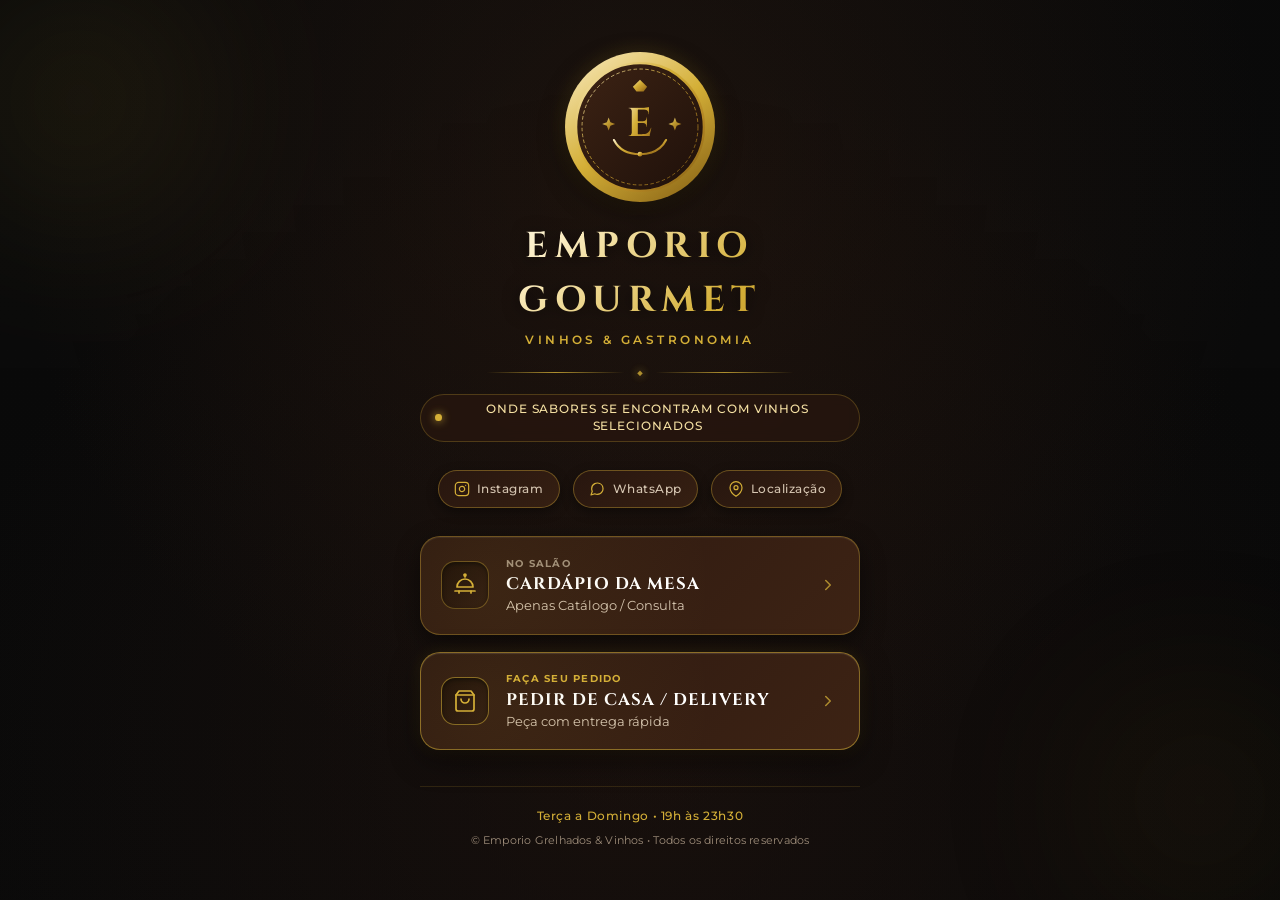
<file: index.html>
<!DOCTYPE html>
<html lang="pt-BR">

<head>
  <meta charset="UTF-8">
  <meta name="viewport" content="width=device-width, initial-scale=1.0, maximum-scale=5.0">
  <meta http-equiv="X-UA-Compatible" content="ie=edge">

  <title>Emporio Gourmet | Gastronomia & Vinhos</title>
  <meta name="description"
    content="Ambiente sofisticado, cortes nobres na brasa e carta exclusiva de vinhos. Bem-vindo ao Emporio Grelhados & Vinhos.">
  <meta name="theme-color" content="#0a0a0a">

  <!-- Open Graph / Meta de Compartilhamento -->
  <meta property="og:type" content="website">
  <meta property="og:title" content="Emporio | Grelhados & Vinhos">
  <meta property="og:description"
    content="Ambiente sofisticado, sabores inesquecíveis. Confira nosso cardápio ou peça em casa.">

  <!-- Google Fonts: Cinzel (Serif Luxo) e Montserrat (Sans-serif Elegante) -->
  <link rel="preconnect" href="https://fonts.googleapis.com">
  <link rel="preconnect" href="https://fonts.gstatic.com" crossorigin>
  <link
    href="https://fonts.googleapis.com/css2?family=Cinzel:wght@500;600;700;800&family=Montserrat:wght@300;400;500;600;700&display=swap"
    rel="stylesheet">

  <link rel="stylesheet" href="style.css">
</head>

<body>
  <!-- Efeitos de iluminação de fundo ambiente -->
  <div class="ambient-glow top-left" aria-hidden="true"></div>
  <div class="ambient-glow bottom-right" aria-hidden="true"></div>

  <main class="card-container">

    <!-- 1. Cabeçalho / Perfil -->
    <header class="profile-header">

      <!-- Moldura dourada com Brasão/Logotipo Vetorial do Emporio -->
      <div class="logo-wrapper">
        <div class="logo-frame">
          <svg class="logo-svg" viewBox="0 0 120 120" fill="none" xmlns="http://www.w3.org/2000/svg"
            aria-label="Brasão Oficial Emporio">
            <defs>
              <linearGradient id="goldGradient" x1="0%" y1="0%" x2="100%" y2="100%">
                <stop offset="0%" stop-color="#faecc1" />
                <stop offset="40%" stop-color="#d4af37" />
                <stop offset="70%" stop-color="#b68925" />
                <stop offset="100%" stop-color="#805b12" />
              </linearGradient>
              <linearGradient id="woodGradient" x1="0%" y1="0%" x2="100%" y2="100%">
                <stop offset="0%" stop-color="#3d2314" />
                <stop offset="100%" stop-color="#1e100a" />
              </linearGradient>
            </defs>

            <!-- Fundo do Brasão -->
            <circle cx="60" cy="60" r="54" fill="url(#woodGradient)" stroke="url(#goldGradient)" stroke-width="2" />
            <circle cx="60" cy="60" r="49" fill="none" stroke="url(#goldGradient)" stroke-width="0.8"
              stroke-dasharray="3 2" opacity="0.8" />

            <!-- Ícone decorativo: Ramo superior, Brasão Monograma 'E', Garfo e Faca cruzados estilizados -->
            <g transform="translate(0, -2)">
              <!-- Coroa / Detalhe Real Superior -->
              <path d="M54 28L60 22L66 28L63 32H57L54 28Z" fill="url(#goldGradient)" />

              <!-- Monograma Central 'E' em estilo clássico -->
              <text x="60" y="70" font-family="'Cinzel', Georgia, serif" font-size="34" font-weight="700"
                text-anchor="middle" fill="url(#goldGradient)" letter-spacing="1">E</text>

              <!-- Ramo de Oliveira / Louros decorativos inferiores -->
              <path d="M38 73C42 81 49 85 60 85C71 85 78 81 82 73" stroke="url(#goldGradient)" stroke-width="1.8"
                stroke-linecap="round" fill="none" />
              <circle cx="60" cy="85" r="2" fill="url(#goldGradient)" />

              <!-- Estrelas ou gemas decorativas laterais -->
              <path d="M32 58L33.5 54L35 58L39 59.5L35 61L33.5 65L32 61L28 59.5L32 58Z" fill="url(#goldGradient)"
                opacity="0.9" />
              <path d="M88 58L89.5 54L91 58L95 59.5L91 61L89.5 65L88 61L84 59.5L88 58Z" fill="url(#goldGradient)"
                opacity="0.9" />
            </g>
          </svg>
        </div>
      </div>

      <!-- Nome do Restaurante & Subtítulo -->
      <h1 class="brand-title">EMPORIO GOURMET</h1>
      <p class="brand-subtitle">VINHOS & GASTRONOMIA</p>

      <!-- Divisor Ornamental Dourado -->
      <div class="ornament-divider" aria-hidden="true">
        <span class="line"></span>
        <span class="symbol">◆</span>
        <span class="line"></span>
      </div>

      <!-- Biografia Curta e Sofisticada --
      <p class="brand-bio">
        Ambiente sofisticado, sabores inesquecíveis.<br>Bem-vindo ao Emporio.
      </p>    -->

      <!-- Badge de Status / Excelência -->
      <div class="status-badge" aria-label="Restaurante aberto para atendimento">
        <span class="status-pulse" aria-hidden="true"></span>
        <span class="status-text">onde sabores se encontram com vinhos selecionados</span>
      </div>
    </header>

    <!-- 2. Redes Sociais e Contatos -->
    <nav class="social-links-section" aria-label="Canais de Contato e Redes Sociais">
      <ul class="social-list">

        <!-- Instagram -->
        <li>
          <a href="https://instagram.com" target="_blank" rel="noopener noreferrer" class="social-btn"
            aria-label="Siga o Emporio no Instagram">
            <svg class="social-icon" viewBox="0 0 24 24" fill="none" stroke="currentColor" stroke-width="1.8"
              stroke-linecap="round" stroke-linejoin="round" aria-hidden="true">
              <rect x="2" y="2" width="20" height="20" rx="5" ry="5"></rect>
              <path d="M16 11.37A4 4 0 1 1 12.63 8 4 4 0 0 1 16 11.37z"></path>
              <line x1="17.5" y1="6.5" x2="17.51" y2="6.5"></line>
            </svg>
            <span class="social-label">Instagram</span>
          </a>
        </li>

        <!-- WhatsApp -->
        <li>
          <a href="https://wa.me/5500000000000?text=Olá!%20Gostaria%20de%20mais%20informações%20sobre%20o%20Emporio."
            target="_blank" rel="noopener noreferrer" class="social-btn" aria-label="Converse conosco no WhatsApp">
            <svg class="social-icon" viewBox="0 0 24 24" fill="none" stroke="currentColor" stroke-width="1.8"
              stroke-linecap="round" stroke-linejoin="round" aria-hidden="true">
              <path
                d="M21 11.5a8.38 8.38 0 0 1-.9 3.8 8.5 8.5 0 0 1-7.6 4.7 8.38 8.38 0 0 1-3.8-.9L3 21l1.9-5.7a8.38 8.38 0 0 1-.9-3.8 8.5 8.5 0 0 1 4.7-7.6 8.38 8.38 0 0 1 3.8-.9h.5a8.48 8.48 0 0 1 8 8v.5z">
              </path>
            </svg>
            <span class="social-label">WhatsApp</span>
          </a>
        </li>

        <!-- Localização / Google Maps -->
        <li>
          <a href="https://maps.google.com" target="_blank" rel="noopener noreferrer" class="social-btn"
            aria-label="Ver nossa localização no Google Maps">
            <svg class="social-icon" viewBox="0 0 24 24" fill="none" stroke="currentColor" stroke-width="1.8"
              stroke-linecap="round" stroke-linejoin="round" aria-hidden="true">
              <path d="M21 10c0 7-9 13-9 13s-9-6-9-13a9 9 0 0 1 18 0z"></path>
              <circle cx="12" cy="10" r="3"></circle>
            </svg>
            <span class="social-label">Localização</span>
          </a>
        </li>

      </ul>
    </nav>

    <!-- 3. Botões de Ação Principais (Cartões Largos com Destaque Dourado) -->
    <section class="action-buttons-section" aria-label="Acesso ao Cardápio e Pedidos">

      <!-- Botão 1: Cardápio da Mesa -->
      <a href="cardapio_local/cardapio-mesa.html" class="action-card" id="btn-cardapio-mesa">
        <div class="card-glow" aria-hidden="true"></div>
        <div class="card-shimmer" aria-hidden="true"></div>

        <!-- Ícone Temático Mesa (Cloche/Talheres) -->
        <div class="card-icon-box">
          <svg class="card-icon" viewBox="0 0 24 24" fill="none" stroke="currentColor" stroke-width="1.7"
            stroke-linecap="round" stroke-linejoin="round" aria-hidden="true">
            <!-- Cloche / Prato Gourmet -->
            <path d="M12 4V2" />
            <path d="M4 14C4 9.58 7.58 6 12 6C16.42 6 20 9.58 20 14H4Z" />
            <path d="M2 18H22" />
            <path d="M6 18V20" />
            <path d="M18 18V20" />
            <circle cx="12" cy="2" r="1" fill="currentColor" />
          </svg>
        </div>

        <!-- Conteúdo Textual -->
        <div class="card-content">
          <div class="card-tag">NO SALÃO</div>
          <h2 class="card-title">CARDÁPIO DA MESA</h2>
          <p class="card-subtitle">Apenas Catálogo / Consulta</p>
        </div>

        <!-- Seta de Navegação -->
        <div class="card-arrow" aria-hidden="true">
          <svg viewBox="0 0 24 24" fill="none" stroke="currentColor" stroke-width="2" stroke-linecap="round"
            stroke-linejoin="round">
            <polyline points="9 18 15 12 9 6"></polyline>
          </svg>
        </div>
      </a>

      <!-- Botão 2: Pedir de Casa / Delivery -->
      <a href="cardapio_delivery/index-arquivo-unico.html" class="action-card highlight" id="btn-delivery">
        <div class="card-glow" aria-hidden="true"></div>
        <div class="card-shimmer" aria-hidden="true"></div>

        <!-- Ícone Temático Delivery (Sacola Gourmet / Entrega) -->
        <div class="card-icon-box">
          <svg class="card-icon" viewBox="0 0 24 24" fill="none" stroke="currentColor" stroke-width="1.7"
            stroke-linecap="round" stroke-linejoin="round" aria-hidden="true">
            <path d="M6 2L3 6v14a2 2 0 0 0 2 2h14a2 2 0 0 0 2-2V6l-3-4z"></path>
            <line x1="3" y1="6" x2="21" y2="6"></line>
            <path d="M16 10a4 4 0 0 1-8 0"></path>
          </svg>
        </div>

        <!-- Conteúdo Textual -->
        <div class="card-content">
          <div class="card-tag gold">FAÇA SEU PEDIDO</div>
          <h2 class="card-title">PEDIR DE CASA / DELIVERY</h2>
          <p class="card-subtitle">Peça com entrega rápida</p>
        </div>

        <!-- Seta de Navegação -->
        <div class="card-arrow" aria-hidden="true">
          <svg viewBox="0 0 24 24" fill="none" stroke="currentColor" stroke-width="2" stroke-linecap="round"
            stroke-linejoin="round">
            <polyline points="9 18 15 12 9 6"></polyline>
          </svg>
        </div>
      </a>

    </section>

    <!-- Rodapé Discreto e Elegante -->
    <footer class="profile-footer">
      <p class="footer-hours">Terça a Domingo • 19h às 23h30</p>
      <p class="footer-copy">© Emporio Grelhados & Vinhos • Todos os direitos reservados</p>
    </footer>

  </main>
</body>

</html>
</file>
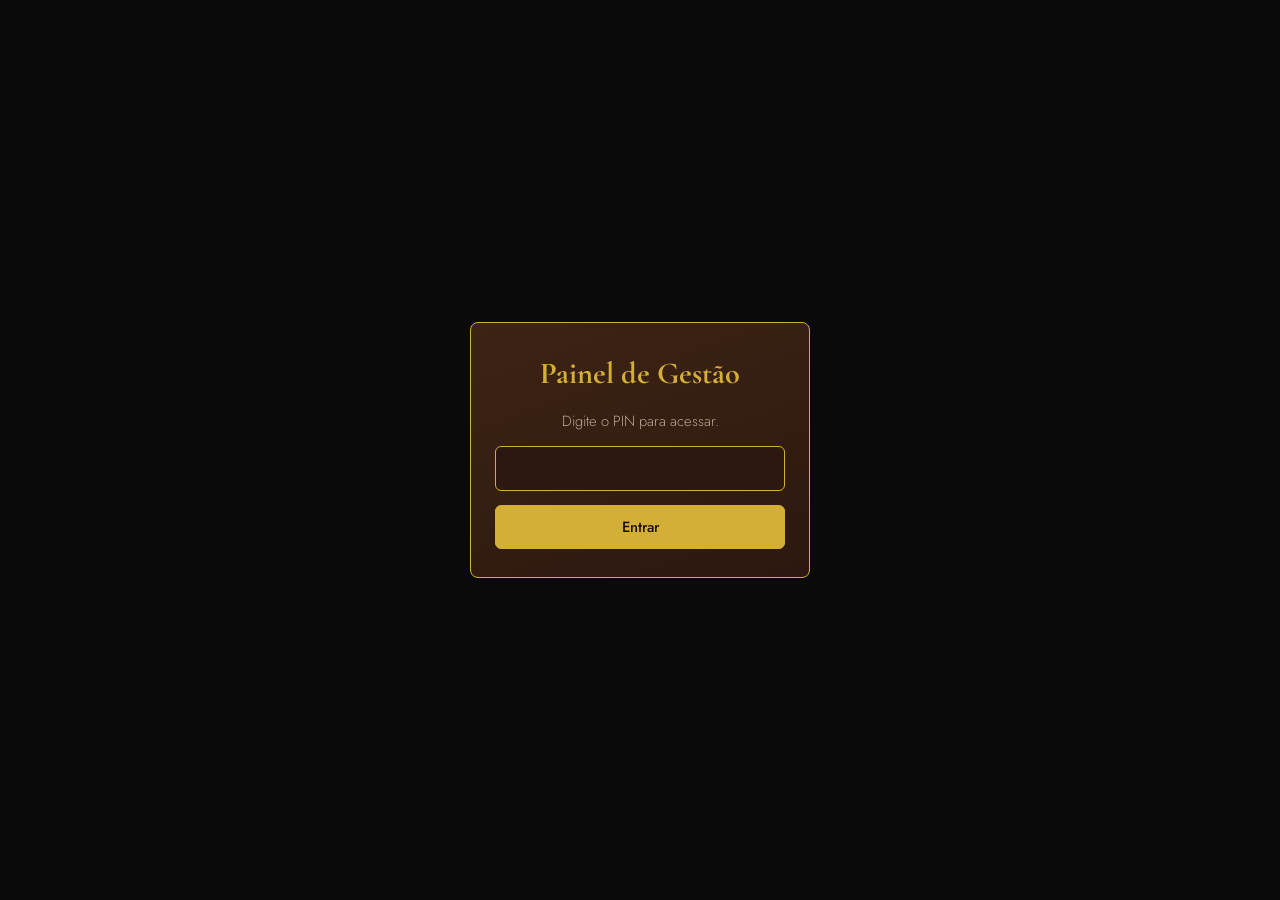
<file: app_gestao/index.html>
<!DOCTYPE html>
<html lang="pt-BR">
<head>
<meta charset="UTF-8">
<meta name="viewport" content="width=device-width, initial-scale=1, viewport-fit=cover">
<meta name="robots" content="noindex, nofollow">
<title>Painel de Gestão · Emporio Gourmet</title>
<link rel="preconnect" href="https://fonts.googleapis.com">
<link rel="preconnect" href="https://fonts.gstatic.com" crossorigin>
<link href="https://fonts.googleapis.com/css2?family=Cormorant+Garamond:wght@500;600;700&family=Jost:wght@300;400;500&display=swap" rel="stylesheet">
<link rel="stylesheet" href="style.css">
</head>
<body>

<!-- Acesso por PIN -->
<div class="bloqueio" id="bloqueio">
  <form id="formPin" class="pin-box" onsubmit="return false">
    <h1>Painel de Gestão</h1>
    <p>Digite o PIN para acessar.</p>
    <input type="password" id="pin" inputmode="numeric" autocomplete="off" aria-label="PIN" autofocus>
    <p class="erro" id="pinErro" hidden>PIN incorreto.</p>
    <p class="erro" id="pinAjuda" hidden>Os arquivos do painel não foram carregados. Deixe index.html, style.css e app.js na mesma pasta, ou abra o index-arquivo-unico.html.</p>
    <button class="btn ouro" type="button" id="entrar">Entrar</button>
  </form>
</div>

<header class="topo">
  <div class="marca">
    <svg class="logo" viewBox="0 0 64 64" role="img" aria-label="Logotipo Emporio Gourmet">
      <circle cx="32" cy="32" r="29" fill="none" stroke="#d4af37" stroke-width="1.5"/>
      <circle cx="32" cy="32" r="24.5" fill="none" stroke="#d4af37" stroke-width=".6"/>
      <path d="M20 22h24M20 32h18M20 42h24M20 22v20" fill="none" stroke="#d4af37" stroke-width="2.4" stroke-linecap="round"/>
    </svg>
    <h1>EMPORIO GOURMET<small>PAINEL DE GESTÃO</small></h1>
  </div>
  <div class="topo-acoes">
    <a class="btn fino" data-url="mesa" target="_blank" rel="noopener">Cardápio da mesa ↗</a>
    <a class="btn fino" data-url="delivery" target="_blank" rel="noopener">Delivery ↗</a>
    <button class="btn fino" id="sair">Sair</button>
  </div>
</header>

<nav class="abas" role="tablist" aria-label="Menu do painel">
  <button class="aba" role="tab" data-aba="dashboard" aria-selected="true">Dashboard</button>
  <button class="aba" role="tab" data-aba="pratos" aria-selected="false">Pratos <span id="nPratos"></span></button>
  <button class="aba" role="tab" data-aba="precos" aria-selected="false">Preços</button>
  <button class="aba" role="tab" data-aba="ingredientes" aria-selected="false">Ingredientes <span id="nIng"></span></button>
  <button class="aba" role="tab" data-aba="delivery" aria-selected="false">Delivery</button>
  <button class="aba" role="tab" data-aba="mesa" aria-selected="false">Cardápio da mesa</button>
  <button class="aba" role="tab" data-aba="sistema" aria-selected="false">Sistema</button>
  <button class="aba" role="tab" data-aba="dados" aria-selected="false">Backup e publicação</button>
</nav>

<main>
  <!-- DASHBOARD -->
  <section id="aba-dashboard">
    <h2 class="tit">Visão geral do cardápio</h2>
    <div class="kpis" id="kpis"></div>
    <div class="grid2">
      <div class="cartao"><h2>Pratos por categoria</h2><div id="grafCat"></div></div>
      <div class="cartao"><h2>Atenção</h2><ul class="alertas" id="alertas"></ul></div>
    </div>
    <div class="grid2">
      <div class="cartao"><h2>Ingredientes mais usados</h2><div id="topIng"></div></div>
      <div class="cartao"><h2>Operação do delivery</h2><div id="operacao"></div></div>
    </div>
  </section>

  <!-- PRATOS -->
  <section id="aba-pratos" hidden>
    <div class="barra">
      <input type="search" id="busca" placeholder="Buscar prato..." aria-label="Buscar prato">
      <select id="filtroCat" aria-label="Filtrar por categoria"></select>
      <select id="filtroStatus" aria-label="Filtrar por situação">
        <option value="">Todos</option>
        <option value="ativo">Ativos</option>
        <option value="inativo">Desativados</option>
        <option value="falta">Sem ingrediente</option>
      </select>
      <button class="btn ouro" id="novoPrato">+ Novo prato</button>
    </div>
    <ul class="lista" id="listaPratos"></ul>
  </section>

  <!-- INGREDIENTES -->
  <section id="aba-ingredientes" hidden>
    <p class="dica">Desativar um ingrediente deixa indisponíveis, automaticamente, todos os pratos que o utilizam.</p>
    <form class="barra" id="formIng" onsubmit="return false">
      <input type="text" id="novoIng" placeholder="Novo ingrediente (ex.: Salmão)" aria-label="Nome do novo ingrediente" maxlength="60">
      <button class="btn ouro" type="button" id="addIng">Adicionar</button>
    </form>
    <ul class="lista" id="listaIng"></ul>
  </section>

  <!-- PREÇOS -->
  <section id="aba-precos" hidden>
    <div class="cartao">
      <h2>Reajuste em massa</h2>
      <p>Aumente ou reduza os preços por porcentagem. Use valores negativos para desconto (ex.: -5).</p>
      <div class="barra">
        <select id="precoCat" aria-label="Categoria do reajuste"></select>
        <input type="text" id="precoPct" inputmode="decimal" placeholder="Reajuste em % (ex.: 10)" aria-label="Porcentagem de reajuste">
        <button class="btn ouro" type="button" id="aplicarPct">Aplicar reajuste</button>
      </div>
    </div>
    <p class="dica">Ou edite o preço de cada prato abaixo. A alteração é salva ao sair do campo.</p>
    <ul class="lista" id="listaPrecos"></ul>
  </section>

  <!-- DELIVERY -->
  <section id="aba-delivery" hidden>
    <div class="cartao"><h2>Configurações do delivery</h2><div class="cfg" id="cfg-delivery"></div></div>
    <a class="btn" data-url="delivery" target="_blank" rel="noopener">Abrir área de delivery ↗</a>
  </section>

  <!-- MESA -->
  <section id="aba-mesa" hidden>
    <div class="cartao"><h2>Configurações do cardápio da mesa</h2><div class="cfg" id="cfg-mesa"></div></div>
    <a class="btn" data-url="mesa" target="_blank" rel="noopener">Abrir cardápio da mesa ↗</a>
  </section>

  <!-- SISTEMA -->
  <section id="aba-sistema" hidden>
    <div class="cartao"><h2>Dados do restaurante e do sistema</h2><div class="cfg" id="cfg-sistema"></div></div>
    <div class="cartao">
      <h2>Segurança</h2>
      <p>Altere o PIN de acesso ao painel (4 a 8 números). É uma trava simples, que não substitui um login com servidor.</p>
      <div class="duas">
        <label class="campo">PIN atual<input type="password" id="pinAtualCampo" inputmode="numeric" autocomplete="off"></label>
        <label class="campo">Novo PIN<input type="password" id="pinNovo" inputmode="numeric" autocomplete="off"></label>
      </div>
      <button class="btn ouro" type="button" id="trocarPin">Alterar PIN</button>
    </div>
  </section>

  <!-- DADOS -->
  <section id="aba-dados" hidden>
    <div class="cartao">
      <h2>Publicar no cardápio</h2>
      <p>Baixe o arquivo <b>cardapio-dados.js</b> e coloque-o nas pastas do cardápio da mesa e do delivery para que as alterações apareçam para os clientes.</p>
      <button class="btn ouro" id="baixarJs">Baixar cardapio-dados.js</button>
    </div>
    <div class="cartao">
      <h2>Backup</h2>
      <p>Guarde uma cópia dos dados ou restaure uma cópia anterior.</p>
      <div class="acoes">
        <button class="btn" id="baixarJson">Exportar backup (.json)</button>
        <label class="btn" for="importar">Importar backup</label>
        <input type="file" id="importar" accept="application/json,.json" hidden>
        <button class="btn perigo" id="restaurar">Restaurar cardápio padrão</button>
      </div>
    </div>
  </section>
</main>

<!-- Modal de prato -->
<dialog id="dlgPrato">
  <form id="formPrato" onsubmit="return false" novalidate>
    <div class="dlg-topo">
      <h2 id="dlgTitulo">Novo prato</h2>
      <button type="button" class="fechar" data-fechar aria-label="Fechar">✕</button>
    </div>
    <div class="dlg-corpo">
      <label class="campo">Nome do prato
        <input type="text" name="nome" maxlength="80" required>
      </label>
      <div class="duas">
        <label class="campo">Categoria
          <select name="cat"></select>
        </label>
        <label class="campo">Preço (R$)
          <input type="text" name="preco" inputmode="decimal" placeholder="0,00" required>
        </label>
      </div>
      <label class="campo">Descrição
        <textarea name="desc" rows="2" maxlength="220"></textarea>
      </label>
      <fieldset class="ings" id="fotoBox">
        <legend>Foto do prato</legend>
        <div class="foto-linha">
          <img id="fotoPrev" class="foto-prev" alt="Pré-visualização da foto" hidden>
          <div id="fotoVazia" class="foto-prev foto-vazia">Sem foto</div>
          <div class="foto-acoes">
            <label class="btn fino" for="fotoArq">Enviar foto do aparelho</label>
            <input type="file" id="fotoArq" accept="image/*" hidden>
            <button type="button" class="btn fino perigo" id="fotoRemover" hidden>Remover foto</button>
            <small id="fotoInfo">Escolha da galeria ou tire uma foto agora (no celular). Ela é reduzida automaticamente. Você também pode arrastar uma imagem para cá.</small>
          </div>
        </div>
        <label class="campo">Ou cole o endereço (URL) de uma imagem
          <input type="url" name="img" placeholder="https://...">
        </label>
      </fieldset>

      <fieldset class="ings">
        <legend>Ingredientes do prato</legend>
        <div class="checks" id="checksIng"></div>
        <div class="inline">
          <input type="text" id="ingRapido" placeholder="Novo ingrediente" aria-label="Novo ingrediente" maxlength="60">
          <button type="button" class="btn fino" id="addIngRapido">Adicionar</button>
        </div>
      </fieldset>

      <div class="duas opcoes">
        <label class="chk"><input type="checkbox" name="destaque"> Mostrar em Destaques</label>
        <label class="chk"><input type="checkbox" name="ativo"> Prato ativo no cardápio</label>
      </div>
      <p class="erro" id="erroPrato" hidden></p>
    </div>
    <div class="dlg-rodape">
      <button type="button" class="btn" data-fechar>Cancelar</button>
      <button type="button" class="btn ouro" id="salvarPrato">Salvar prato</button>
    </div>
  </form>
</dialog>

<dialog id="dlgPergunta">
  <div class="dlg-topo"><h2 id="pgTitulo">Confirmar</h2></div>
  <div class="dlg-corpo">
    <p id="pgMsg"></p>
    <input type="text" id="pgInput" aria-label="Valor" hidden>
  </div>
  <div class="dlg-rodape">
    <button type="button" class="btn" id="pgNao">Cancelar</button>
    <button type="button" class="btn ouro" id="pgSim">Confirmar</button>
  </div>
</dialog>

<div class="toast" id="toast" role="status" aria-live="polite"></div>
<script src="app.js"></script>
<script>window.addEventListener("load",function(){if(!window.__painelOk){document.getElementById("pinAjuda").hidden=false}})</script>
</body>
</html>
</file>
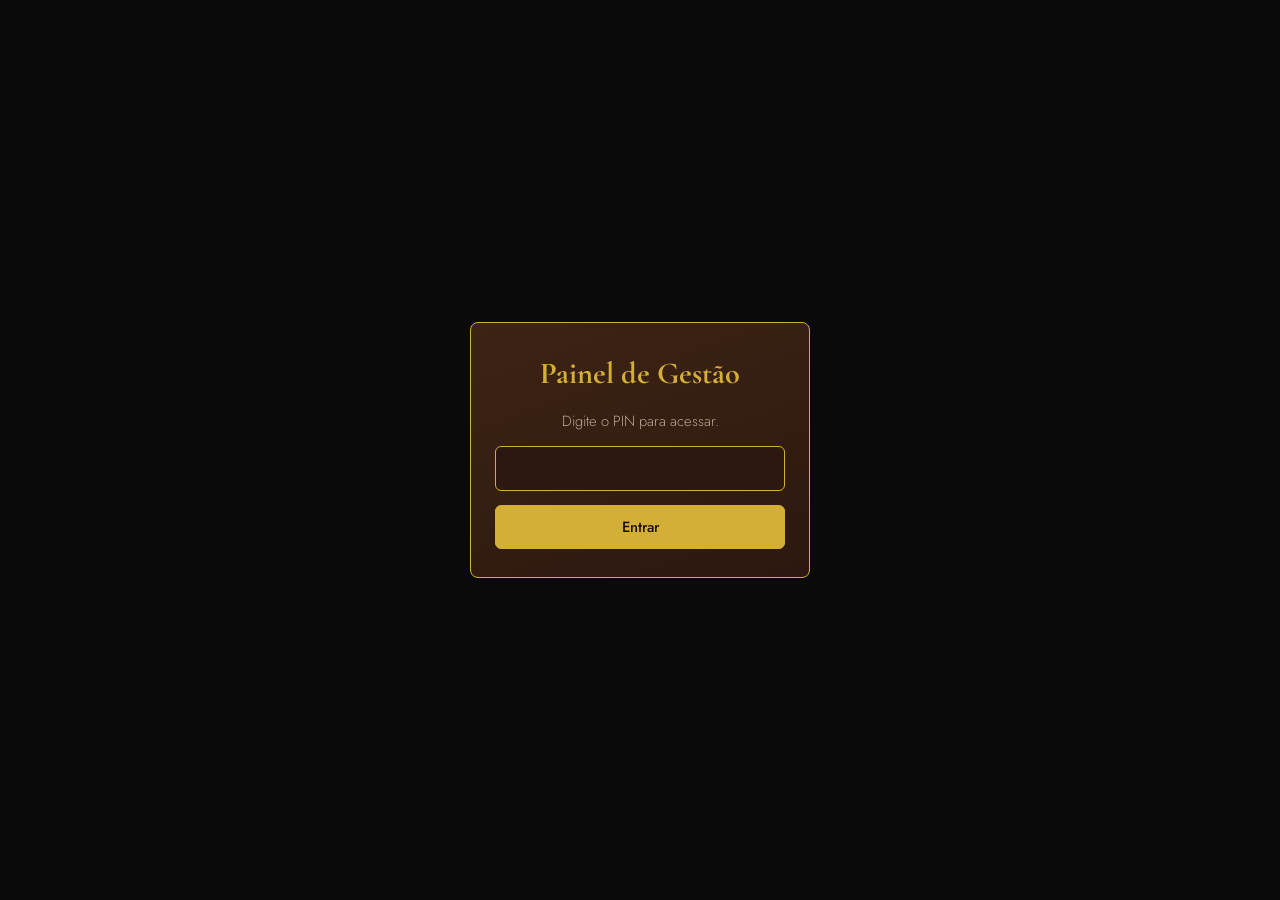
<file: app_gestao/index-arquivo-unico.html>
<!DOCTYPE html>
<html lang="pt-BR">
<head>
<meta charset="UTF-8">
<meta name="viewport" content="width=device-width, initial-scale=1, viewport-fit=cover">
<meta name="robots" content="noindex, nofollow">
<title>Painel de Gestão · Emporio Gourmet</title>
<link rel="preconnect" href="https://fonts.googleapis.com">
<link rel="preconnect" href="https://fonts.gstatic.com" crossorigin>
<link href="https://fonts.googleapis.com/css2?family=Cormorant+Garamond:wght@500;600;700&family=Jost:wght@300;400;500&display=swap" rel="stylesheet">
<style>
:root{
  --bg:#0a0a0a; --wood:#2c1810; --wood-2:#3d2314; --gold:#d4af37;
  --gold-soft:rgba(212,175,55,.35); --text:#f1e9dc; --muted:#b9a68f; --danger:#e57373; --ok:#7fbf7f;
  --serif:'Cormorant Garamond',Georgia,'Times New Roman',serif;
  --sans:'Jost','Segoe UI',system-ui,sans-serif;
}
*{box-sizing:border-box;margin:0;padding:0}
body{background:var(--bg);color:var(--text);font-family:var(--sans);font-weight:300;line-height:1.5;min-height:100vh;-webkit-font-smoothing:antialiased}
button,input,select,textarea{font-family:inherit}
[hidden]{display:none!important}
:focus-visible{outline:2px solid var(--gold);outline-offset:2px}

/* Bloqueio por PIN */
.bloqueio{position:fixed;inset:0;z-index:100;background:var(--bg);display:grid;place-items:center;padding:20px}
.pin-box{width:min(340px,100%);background:linear-gradient(160deg,var(--wood-2),var(--wood));border:1px solid var(--gold);border-radius:8px;padding:28px 24px;text-align:center;display:flex;flex-direction:column;gap:14px}
.pin-box h1{font-family:var(--serif);color:var(--gold);font-size:1.9rem}
.pin-box p{color:var(--muted);font-size:.92rem}
.pin-box input{text-align:center;letter-spacing:.5em;font-size:1.4rem;background:#140a06;border:1px solid var(--gold-soft);border-radius:6px;color:var(--text);padding:10px}

/* Cabeçalho */
.topo{display:flex;justify-content:space-between;align-items:center;gap:12px;background:linear-gradient(var(--wood),#1d0f09);border-bottom:1px solid var(--gold);padding:12px 16px}
.marca{display:flex;align-items:center;gap:12px}
.logo{width:40px;height:40px;flex:none}
.marca h1{font-family:var(--serif);font-weight:600;font-size:1.2rem;letter-spacing:.12em;color:var(--gold);line-height:1.1}
.marca h1 small{display:block;font-family:var(--sans);font-weight:300;font-size:.58em;letter-spacing:.26em;color:var(--text);margin-top:3px}

/* Abas */
.abas{display:flex;gap:6px;overflow-x:auto;padding:10px 16px;border-bottom:1px solid var(--wood-2);scrollbar-width:none;position:sticky;top:0;z-index:10;background:var(--bg)}
.aba{flex:none;background:transparent;border:1px solid var(--wood-2);color:var(--muted);border-radius:999px;padding:8px 18px;font-size:.92rem;cursor:pointer}
.aba span{color:var(--gold);margin-left:4px}
.aba[aria-selected="true"]{background:var(--gold);border-color:var(--gold);color:#1a0f08;font-weight:500}
.aba[aria-selected="true"] span{color:#1a0f08}

main{max-width:900px;margin:0 auto;padding:20px 16px 60px}

/* Botões e campos */
.btn{display:inline-block;background:transparent;border:1px solid var(--gold-soft);color:var(--text);border-radius:6px;padding:10px 16px;font-size:.92rem;cursor:pointer;text-align:center}
.btn:hover{border-color:var(--gold)}
.btn.ouro{background:var(--gold);border-color:var(--gold);color:#1a0f08;font-weight:500}
.btn.ouro:hover{filter:brightness(1.1)}
.btn.fino{padding:6px 12px;font-size:.85rem}
.btn.perigo{color:var(--danger);border-color:rgba(229,115,115,.5)}
input[type=text],input[type=search],input[type=url],input[type=password],select,textarea{background:var(--wood);border:1px solid var(--wood-2);border-radius:6px;color:var(--text);font-size:1rem;padding:10px 12px;width:100%}
input:focus,select:focus,textarea:focus{outline:none;border-color:var(--gold)}
.erro{color:var(--danger);font-size:.88rem}
.dica{color:var(--muted);font-size:.9rem;margin-bottom:14px}

.barra{display:flex;flex-wrap:wrap;gap:10px;margin-bottom:16px}
.barra input[type=search],.barra input[type=text]{flex:1 1 200px;width:auto}
.barra select{flex:0 1 170px;width:auto}

/* Listas */
.lista{list-style:none;display:flex;flex-direction:column;gap:10px}
.linha{display:grid;grid-template-columns:auto 1fr auto;gap:12px;align-items:center;background:linear-gradient(160deg,var(--wood-2),var(--wood));border:1px solid var(--wood-2);border-radius:8px;padding:10px 12px}
.linha.off{opacity:.6}
.thumb{width:64px;height:64px;border-radius:6px;object-fit:cover;background:#1a0d07;border:1px solid var(--gold-soft)}
.sem-foto{display:grid;place-items:center;color:var(--gold-soft);font-family:var(--serif);font-size:1.5rem}
.dados h3{font-family:var(--serif);font-size:1.2rem;font-weight:600;line-height:1.2}
.dados .meta{color:var(--muted);font-size:.82rem}
.dados .preco{color:var(--gold);font-family:var(--serif);font-weight:700;font-size:1.1rem}
.selos{display:flex;flex-wrap:wrap;gap:6px;margin-top:4px}
.selo{font-size:.72rem;border:1px solid var(--gold-soft);color:var(--gold);border-radius:999px;padding:1px 9px}
.selo.alerta{border-color:rgba(229,115,115,.6);color:var(--danger)}
.selo.ok{border-color:rgba(127,191,127,.6);color:var(--ok)}
.acoes-linha{display:flex;flex-direction:column;align-items:flex-end;gap:8px}
.botoes{display:flex;gap:6px}
.linha.ing{grid-template-columns:1fr auto}
.vazio{text-align:center;color:var(--muted);font-style:italic;padding:28px 0}

/* Interruptor */
.sw{position:relative;display:inline-block;width:44px;height:24px;flex:none}
.sw input{position:absolute;opacity:0;inset:0;width:100%;height:100%;cursor:pointer;margin:0}
.sw i{position:absolute;inset:0;background:#1a0d07;border:1px solid var(--gold-soft);border-radius:999px;transition:.2s;pointer-events:none}
.sw i::after{content:"";position:absolute;top:2px;left:2px;width:18px;height:18px;border-radius:50%;background:var(--muted);transition:.2s}
.sw input:checked + i{background:rgba(212,175,55,.25);border-color:var(--gold)}
.sw input:checked + i::after{transform:translateX(20px);background:var(--gold)}
.sw input:focus-visible + i{outline:2px solid var(--gold);outline-offset:2px}

/* Cartões (backup) */
.cartao{background:linear-gradient(160deg,var(--wood-2),var(--wood));border:1px solid var(--gold-soft);border-radius:8px;padding:18px;margin-bottom:16px}
.cartao h2{font-family:var(--serif);color:var(--gold);font-size:1.5rem;margin-bottom:6px}
.cartao p{color:var(--muted);font-size:.92rem;margin-bottom:12px}
.acoes{display:flex;flex-wrap:wrap;gap:10px}

/* Modal */
dialog{margin:auto;width:min(560px,calc(100% - 24px));max-height:calc(100% - 24px);background:#140a06;color:var(--text);border:1px solid var(--gold);border-radius:8px;padding:0}
dialog::backdrop{background:rgba(0,0,0,.75)}
dialog form{display:flex;flex-direction:column;max-height:calc(100vh - 24px)}
.dlg-topo{display:flex;justify-content:space-between;align-items:center;padding:14px 18px;border-bottom:1px solid var(--gold-soft)}
.dlg-topo h2{font-family:var(--serif);color:var(--gold);font-size:1.6rem}
.fechar{background:none;border:1px solid var(--gold-soft);color:var(--text);width:34px;height:34px;border-radius:50%;cursor:pointer}
.dlg-corpo{padding:16px 18px;overflow-y:auto;flex:1}
.dlg-rodape{display:flex;justify-content:flex-end;gap:10px;padding:12px 18px;border-top:1px solid var(--gold-soft);background:var(--wood)}
.campo{display:block;font-size:.85rem;color:var(--muted);margin-bottom:12px}
.campo input,.campo select,.campo textarea{margin-top:5px}
.campo .invalido{border-color:var(--danger)}
.duas{display:grid;grid-template-columns:1fr 1fr;gap:10px}
.duas.opcoes{margin:6px 0 4px}
.chk{display:flex;align-items:center;gap:8px;font-size:.92rem;color:var(--text);cursor:pointer}
.chk input{accent-color:var(--gold);width:18px;height:18px}
.ings{border:1px solid var(--wood-2);border-radius:6px;padding:10px 12px;margin-bottom:12px}
.ings legend{font-size:.85rem;color:var(--muted);padding:0 6px}
.checks{display:grid;grid-template-columns:repeat(auto-fill,minmax(180px,1fr));gap:6px 12px;max-height:170px;overflow-y:auto;margin-bottom:10px}
.checks .chk{font-size:.88rem}
.checks .chk.off span{color:var(--danger);text-decoration:line-through}
.inline{display:flex;gap:8px}

.toast{position:fixed;left:50%;bottom:calc(20px + env(safe-area-inset-bottom,0));transform:translate(-50%,200%);z-index:200;background:var(--wood-2);border:1px solid var(--gold);padding:10px 18px;border-radius:999px;font-size:.9rem;transition:transform .3s;max-width:calc(100% - 32px)}
.toast.ativo{transform:translate(-50%,0)}

@media(max-width:520px){
  .linha{grid-template-columns:auto 1fr}
  .acoes-linha{grid-column:1/-1;flex-direction:row;justify-content:space-between;align-items:center}
  .duas{grid-template-columns:1fr}
}
@media(prefers-reduced-motion:reduce){*{transition:none!important}}

#pgMsg{white-space:pre-line;color:var(--muted);font-size:.95rem}
#pgInput{margin-top:12px}

/* ===== Dashboard, menu lateral e configurações ===== */
a.btn{text-decoration:none;color:var(--text)}
.topo{flex-wrap:wrap}
.topo-acoes{display:flex;flex-wrap:wrap;gap:8px;justify-content:flex-end}
.tit{font-family:var(--serif);color:var(--gold);font-size:1.7rem;margin-bottom:14px}
.kpis{display:grid;grid-template-columns:repeat(auto-fit,minmax(150px,1fr));gap:12px;margin-bottom:16px}
.kpi{background:linear-gradient(160deg,var(--wood-2),var(--wood));border:1px solid var(--gold-soft);border-radius:8px;padding:14px}
.kpi span{display:block;color:var(--muted);font-size:.82rem}
.kpi strong{font-family:var(--serif);font-size:1.9rem;color:var(--gold);line-height:1.2}
.grid2{display:grid;grid-template-columns:repeat(auto-fit,minmax(280px,1fr));gap:16px}
.barra-g{display:grid;grid-template-columns:minmax(90px,120px) 1fr auto;gap:10px;align-items:center;font-size:.85rem;margin-bottom:8px}
.trilho{background:#1a0d07;border-radius:999px;height:12px;overflow:hidden}
.preenche{height:100%;background:rgba(212,175,55,.3);border-radius:999px;overflow:hidden}
.disp{height:100%;background:var(--gold)}
.alertas{list-style:none;display:flex;flex-direction:column;gap:6px;font-size:.88rem;color:var(--muted)}
.alertas li{border-left:3px solid var(--danger);padding-left:10px}
.alertas li.ok{border-color:var(--ok);color:var(--ok)}
.op{display:flex;justify-content:space-between;align-items:center;gap:10px;margin-bottom:10px;color:var(--text)}
.op.ok b{color:var(--ok)}.op.alerta b{color:var(--danger)}
.op-l div{display:flex;justify-content:space-between;padding:5px 0;border-bottom:1px solid var(--wood-2);font-size:.9rem}
.op-l dt{color:var(--muted)}.op-l dd{color:var(--text)}
.cfg .sub-t{font-family:var(--serif);color:var(--gold);font-size:1.2rem;margin:14px 0 8px}
.campo small{display:block;margin-top:4px;color:var(--muted);font-size:.78rem}
.sw-row{display:flex;align-items:center;gap:12px;color:var(--text);font-size:.95rem;margin-bottom:12px;cursor:pointer}
.linha.preco-l{grid-template-columns:1fr auto}
.campo-p{display:flex;align-items:center;gap:6px;color:var(--gold);font-family:var(--serif);font-weight:700}
.campo-p input{width:110px;text-align:right}
@media(min-width:900px){
  body{display:grid;grid-template-columns:230px 1fr;grid-template-rows:auto 1fr;align-items:start}
  .topo{grid-column:1/-1}
  .abas{grid-row:2;grid-column:1;flex-direction:column;position:sticky;top:0;min-height:calc(100vh - 70px);border-bottom:0;border-right:1px solid var(--wood-2);padding:16px 12px;overflow:visible}
  .aba{text-align:left;border-radius:6px;width:100%}
  main{grid-row:2;grid-column:2;margin:0;max-width:1000px;width:100%}
}

/* ===== Foto do prato ===== */
.foto-linha{display:flex;gap:14px;align-items:flex-start;margin-bottom:12px}
.foto-prev{width:104px;height:104px;flex:none;border-radius:6px;object-fit:cover;border:1px solid var(--gold-soft);background:#1a0d07}
.foto-vazia{display:grid;place-items:center;color:var(--muted);font-size:.8rem}
.foto-acoes{display:flex;flex-direction:column;align-items:flex-start;gap:8px}
.foto-acoes small{color:var(--muted);font-size:.78rem}
#fotoBox.arrastando{border-color:var(--gold);background:rgba(212,175,55,.08)}

</style>
</head>
<body>

<!-- Acesso por PIN -->
<div class="bloqueio" id="bloqueio">
  <form id="formPin" class="pin-box" onsubmit="return false">
    <h1>Painel de Gestão</h1>
    <p>Digite o PIN para acessar.</p>
    <input type="password" id="pin" inputmode="numeric" autocomplete="off" aria-label="PIN" autofocus>
    <p class="erro" id="pinErro" hidden>PIN incorreto.</p>
    <p class="erro" id="pinAjuda" hidden>Os arquivos do painel não foram carregados. Deixe index.html, style.css e app.js na mesma pasta, ou abra o index-arquivo-unico.html.</p>
    <button class="btn ouro" type="button" id="entrar">Entrar</button>
  </form>
</div>

<header class="topo">
  <div class="marca">
    <svg class="logo" viewBox="0 0 64 64" role="img" aria-label="Logotipo Emporio Gourmet">
      <circle cx="32" cy="32" r="29" fill="none" stroke="#d4af37" stroke-width="1.5"/>
      <circle cx="32" cy="32" r="24.5" fill="none" stroke="#d4af37" stroke-width=".6"/>
      <path d="M20 22h24M20 32h18M20 42h24M20 22v20" fill="none" stroke="#d4af37" stroke-width="2.4" stroke-linecap="round"/>
    </svg>
    <h1>EMPORIO GOURMET<small>PAINEL DE GESTÃO</small></h1>
  </div>
  <div class="topo-acoes">
    <a class="btn fino" data-url="mesa" target="_blank" rel="noopener">Cardápio da mesa ↗</a>
    <a class="btn fino" data-url="delivery" target="_blank" rel="noopener">Delivery ↗</a>
    <button class="btn fino" id="sair">Sair</button>
  </div>
</header>

<nav class="abas" role="tablist" aria-label="Menu do painel">
  <button class="aba" role="tab" data-aba="dashboard" aria-selected="true">Dashboard</button>
  <button class="aba" role="tab" data-aba="pratos" aria-selected="false">Pratos <span id="nPratos"></span></button>
  <button class="aba" role="tab" data-aba="precos" aria-selected="false">Preços</button>
  <button class="aba" role="tab" data-aba="ingredientes" aria-selected="false">Ingredientes <span id="nIng"></span></button>
  <button class="aba" role="tab" data-aba="delivery" aria-selected="false">Delivery</button>
  <button class="aba" role="tab" data-aba="mesa" aria-selected="false">Cardápio da mesa</button>
  <button class="aba" role="tab" data-aba="sistema" aria-selected="false">Sistema</button>
  <button class="aba" role="tab" data-aba="dados" aria-selected="false">Backup e publicação</button>
</nav>

<main>
  <!-- DASHBOARD -->
  <section id="aba-dashboard">
    <h2 class="tit">Visão geral do cardápio</h2>
    <div class="kpis" id="kpis"></div>
    <div class="grid2">
      <div class="cartao"><h2>Pratos por categoria</h2><div id="grafCat"></div></div>
      <div class="cartao"><h2>Atenção</h2><ul class="alertas" id="alertas"></ul></div>
    </div>
    <div class="grid2">
      <div class="cartao"><h2>Ingredientes mais usados</h2><div id="topIng"></div></div>
      <div class="cartao"><h2>Operação do delivery</h2><div id="operacao"></div></div>
    </div>
  </section>

  <!-- PRATOS -->
  <section id="aba-pratos" hidden>
    <div class="barra">
      <input type="search" id="busca" placeholder="Buscar prato..." aria-label="Buscar prato">
      <select id="filtroCat" aria-label="Filtrar por categoria"></select>
      <select id="filtroStatus" aria-label="Filtrar por situação">
        <option value="">Todos</option>
        <option value="ativo">Ativos</option>
        <option value="inativo">Desativados</option>
        <option value="falta">Sem ingrediente</option>
      </select>
      <button class="btn ouro" id="novoPrato">+ Novo prato</button>
    </div>
    <ul class="lista" id="listaPratos"></ul>
  </section>

  <!-- INGREDIENTES -->
  <section id="aba-ingredientes" hidden>
    <p class="dica">Desativar um ingrediente deixa indisponíveis, automaticamente, todos os pratos que o utilizam.</p>
    <form class="barra" id="formIng" onsubmit="return false">
      <input type="text" id="novoIng" placeholder="Novo ingrediente (ex.: Salmão)" aria-label="Nome do novo ingrediente" maxlength="60">
      <button class="btn ouro" type="button" id="addIng">Adicionar</button>
    </form>
    <ul class="lista" id="listaIng"></ul>
  </section>

  <!-- PREÇOS -->
  <section id="aba-precos" hidden>
    <div class="cartao">
      <h2>Reajuste em massa</h2>
      <p>Aumente ou reduza os preços por porcentagem. Use valores negativos para desconto (ex.: -5).</p>
      <div class="barra">
        <select id="precoCat" aria-label="Categoria do reajuste"></select>
        <input type="text" id="precoPct" inputmode="decimal" placeholder="Reajuste em % (ex.: 10)" aria-label="Porcentagem de reajuste">
        <button class="btn ouro" type="button" id="aplicarPct">Aplicar reajuste</button>
      </div>
    </div>
    <p class="dica">Ou edite o preço de cada prato abaixo. A alteração é salva ao sair do campo.</p>
    <ul class="lista" id="listaPrecos"></ul>
  </section>

  <!-- DELIVERY -->
  <section id="aba-delivery" hidden>
    <div class="cartao"><h2>Configurações do delivery</h2><div class="cfg" id="cfg-delivery"></div></div>
    <a class="btn" data-url="delivery" target="_blank" rel="noopener">Abrir área de delivery ↗</a>
  </section>

  <!-- MESA -->
  <section id="aba-mesa" hidden>
    <div class="cartao"><h2>Configurações do cardápio da mesa</h2><div class="cfg" id="cfg-mesa"></div></div>
    <a class="btn" data-url="mesa" target="_blank" rel="noopener">Abrir cardápio da mesa ↗</a>
  </section>

  <!-- SISTEMA -->
  <section id="aba-sistema" hidden>
    <div class="cartao"><h2>Dados do restaurante e do sistema</h2><div class="cfg" id="cfg-sistema"></div></div>
    <div class="cartao">
      <h2>Segurança</h2>
      <p>Altere o PIN de acesso ao painel (4 a 8 números). É uma trava simples, que não substitui um login com servidor.</p>
      <div class="duas">
        <label class="campo">PIN atual<input type="password" id="pinAtualCampo" inputmode="numeric" autocomplete="off"></label>
        <label class="campo">Novo PIN<input type="password" id="pinNovo" inputmode="numeric" autocomplete="off"></label>
      </div>
      <button class="btn ouro" type="button" id="trocarPin">Alterar PIN</button>
    </div>
  </section>

  <!-- DADOS -->
  <section id="aba-dados" hidden>
    <div class="cartao">
      <h2>Publicar no cardápio</h2>
      <p>Baixe o arquivo <b>cardapio-dados.js</b> e coloque-o nas pastas do cardápio da mesa e do delivery para que as alterações apareçam para os clientes.</p>
      <button class="btn ouro" id="baixarJs">Baixar cardapio-dados.js</button>
    </div>
    <div class="cartao">
      <h2>Backup</h2>
      <p>Guarde uma cópia dos dados ou restaure uma cópia anterior.</p>
      <div class="acoes">
        <button class="btn" id="baixarJson">Exportar backup (.json)</button>
        <label class="btn" for="importar">Importar backup</label>
        <input type="file" id="importar" accept="application/json,.json" hidden>
        <button class="btn perigo" id="restaurar">Restaurar cardápio padrão</button>
      </div>
    </div>
  </section>
</main>

<!-- Modal de prato -->
<dialog id="dlgPrato">
  <form id="formPrato" onsubmit="return false" novalidate>
    <div class="dlg-topo">
      <h2 id="dlgTitulo">Novo prato</h2>
      <button type="button" class="fechar" data-fechar aria-label="Fechar">✕</button>
    </div>
    <div class="dlg-corpo">
      <label class="campo">Nome do prato
        <input type="text" name="nome" maxlength="80" required>
      </label>
      <div class="duas">
        <label class="campo">Categoria
          <select name="cat"></select>
        </label>
        <label class="campo">Preço (R$)
          <input type="text" name="preco" inputmode="decimal" placeholder="0,00" required>
        </label>
      </div>
      <label class="campo">Descrição
        <textarea name="desc" rows="2" maxlength="220"></textarea>
      </label>
      <fieldset class="ings" id="fotoBox">
        <legend>Foto do prato</legend>
        <div class="foto-linha">
          <img id="fotoPrev" class="foto-prev" alt="Pré-visualização da foto" hidden>
          <div id="fotoVazia" class="foto-prev foto-vazia">Sem foto</div>
          <div class="foto-acoes">
            <label class="btn fino" for="fotoArq">Enviar foto do aparelho</label>
            <input type="file" id="fotoArq" accept="image/*" hidden>
            <button type="button" class="btn fino perigo" id="fotoRemover" hidden>Remover foto</button>
            <small id="fotoInfo">Escolha da galeria ou tire uma foto agora (no celular). Ela é reduzida automaticamente. Você também pode arrastar uma imagem para cá.</small>
          </div>
        </div>
        <label class="campo">Ou cole o endereço (URL) de uma imagem
          <input type="url" name="img" placeholder="https://...">
        </label>
      </fieldset>

      <fieldset class="ings">
        <legend>Ingredientes do prato</legend>
        <div class="checks" id="checksIng"></div>
        <div class="inline">
          <input type="text" id="ingRapido" placeholder="Novo ingrediente" aria-label="Novo ingrediente" maxlength="60">
          <button type="button" class="btn fino" id="addIngRapido">Adicionar</button>
        </div>
      </fieldset>

      <div class="duas opcoes">
        <label class="chk"><input type="checkbox" name="destaque"> Mostrar em Destaques</label>
        <label class="chk"><input type="checkbox" name="ativo"> Prato ativo no cardápio</label>
      </div>
      <p class="erro" id="erroPrato" hidden></p>
    </div>
    <div class="dlg-rodape">
      <button type="button" class="btn" data-fechar>Cancelar</button>
      <button type="button" class="btn ouro" id="salvarPrato">Salvar prato</button>
    </div>
  </form>
</dialog>

<dialog id="dlgPergunta">
  <div class="dlg-topo"><h2 id="pgTitulo">Confirmar</h2></div>
  <div class="dlg-corpo">
    <p id="pgMsg"></p>
    <input type="text" id="pgInput" aria-label="Valor" hidden>
  </div>
  <div class="dlg-rodape">
    <button type="button" class="btn" id="pgNao">Cancelar</button>
    <button type="button" class="btn ouro" id="pgSim">Confirmar</button>
  </div>
</dialog>

<div class="toast" id="toast" role="status" aria-live="polite"></div>
<script>
/* =====================================================
   EMPORIO GOURMET · PAINEL DE GESTÃO
   ===================================================== */

window.__painelOk = true;

const CONFIG = {
  pin: '1234',                          // TROQUE o PIN. É só uma trava simples (veja o aviso no README/conversa)
  chave: 'emporio-cardapio-dados',      // chave de armazenamento no navegador
  chaveSessao: 'emporio-painel-ok'
};

const CATEGORIAS = [
  { id: 'entradas',   nome: 'Entradas' },
  { id: 'principais', nome: 'Pratos Principais' },
  { id: 'vinhos',     nome: 'Vinhos & Grelhados' },
  { id: 'sobremesas', nome: 'Sobremesas' }
];

const IMG = id => `https://images.unsplash.com/${id}?auto=format&fit=crop&w=400&q=70`;

/* ====== CONFIGURAÇÕES PADRÃO ====== */
function configPadrao() {
  return {
    restaurante: { nome: 'Emporio Gourmet', telefone: '', endereco: '', horario: 'Ter a Dom, 18h às 23h' },
    delivery: { ativo: true, whatsapp: '5588999999999', taxaEntrega: 8, pedidoMinimo: 40, tempoEstimado: '40 a 60 min', freteGratisAcima: 0, pagPix: true, pagCartao: true, pagDinheiro: true },
    mesa: { aviso: 'Cardápio para consulta no salão. Consulte o garçom para fazer seu pedido.', mostrarDestaques: true, mostrarFotos: true },
    sistema: { pin: CONFIG.pin, urlMesa: '../cardapio-mesa.html', urlDelivery: '../cardapio delivery/index.html', notas: '' }
  };
}
function mesclar(d) {   // garante que dados antigos ganhem as novas configurações
  const p = configPadrao();
  d.config = d.config || {};
  Object.keys(p).forEach(s => { d.config[s] = { ...p[s], ...(d.config[s] || {}) }; });
  return d;
}
const pinAtual = () => carregar().config.sistema.pin || CONFIG.pin;
const configPublica = () => { const { restaurante, delivery, mesa } = dados.config; return { restaurante, delivery, mesa }; };

/* ====== DADOS INICIAIS (cardápio padrão) ====== */
function dadosPadrao() {
  const nomes = ['Filé mignon','Rúcula','Parmesão','Alcaparras','Azeite trufado','Pão de fermentação natural','Burrata','Tomate confit','Manjericão','Camarão','Alho','Limão siciliano','Arroz arbóreo','Cogumelos','Salmão','Maracujá','Baroa','Aspargos','Massa fresca','Funghi secchi','Creme de leite','Ancho','Batata rústica','Linguiça artesanal','Frango','Chocolate belga','Sorvete de baunilha','Doce de leite','Banana','Castanhas','Pistache','Frutas vermelhas'];
  const ingredientes = nomes.map((nome, i) => ({ id: 'i' + (i + 1), nome, ativo: true }));
  const id = n => ingredientes.find(x => x.nome === n).id;
  const P = (pid, cat, nome, preco, desc, img, ings, destaque) =>
    ({ id: pid, cat, nome, preco, desc, img: IMG(img), ingredientes: ings.map(id), destaque: !!destaque, ativo: true });
  return {
    versao: 2,
    config: configPadrao(),
    ingredientes,
    pratos: [
      P('e1','entradas','Carpaccio de Filé Mignon',48,'Lâminas finas de filé, rúcula, lascas de parmesão, alcaparras e azeite trufado.','photo-1546069901-ba9599a7e63c',['Filé mignon','Rúcula','Parmesão','Alcaparras','Azeite trufado']),
      P('e2','entradas','Bruschetta Burrata',42,'Pão de fermentação natural, burrata cremosa, tomate confit e manjericão fresco.','photo-1482049016688-2d3e1b311543',['Pão de fermentação natural','Burrata','Tomate confit','Manjericão']),
      P('e3','entradas','Camarões ao Alho e Ervas',62,'Camarões salteados na manteiga clarificada com alho dourado e limão siciliano.','photo-1559847844-5315695dadae',['Camarão','Alho','Limão siciliano'],true),
      P('p1','principais','Risoto de Cogumelos Frescos',74,'Arroz arbóreo, mix de cogumelos, vinho branco, manteiga e parmesão envelhecido.','photo-1476224203421-9ac39bcb3327',['Arroz arbóreo','Cogumelos','Parmesão']),
      P('p2','principais','Salmão ao Molho de Maracujá',89,'Filé de salmão selado, purê de baroa, aspargos e redução de maracujá.','photo-1414235077428-338989a2e8c0',['Salmão','Maracujá','Baroa','Aspargos'],true),
      P('p3','principais','Fettuccine ao Funghi',68,'Massa fresca da casa, creme de leite, funghi secchi e toque de noz-moscada.','photo-1565299624946-b28f40a0ae38',['Massa fresca','Funghi secchi','Creme de leite']),
      P('v1','vinhos','Ancho na Brasa',128,'400 g de ancho maturado, batatas rústicas, farofa de alho e vinagrete da casa.','photo-1544025162-d76694265947',['Ancho','Batata rústica','Alho'],true),
      P('v2','vinhos','Espetinho Misto Gourmet',79,'Filé, frango e linguiça artesanal grelhados, com mandioca e molho chimichurri.','photo-1555939594-58d7cb561ad1',['Filé mignon','Frango','Linguiça artesanal']),
      P('v3','vinhos','Vinho Tinto Reserva (garrafa)',149,'Seleção do sommelier, encorpado, com notas de frutas negras.','photo-1510812431401-41d2bd2722f3',[]),
      P('s1','sobremesas','Petit Gâteau de Chocolate',36,'Bolo quente de chocolate belga com centro cremoso e sorvete de baunilha.','photo-1488477181946-6428a0291777',['Chocolate belga','Sorvete de baunilha'],true),
      P('s2','sobremesas','Panqueca de Doce de Leite',32,'Massa leve, doce de leite artesanal, banana caramelizada e castanhas.','photo-1567620905732-2d1ec7ab7445',['Doce de leite','Banana','Castanhas']),
      P('s3','sobremesas','Sorvete Artesanal',28,'Três bolas à escolha: baunilha, pistache ou frutas vermelhas, com calda quente.','photo-1563805042-7684c019e1cb',['Sorvete de baunilha','Pistache','Frutas vermelhas'])
    ]
  };
}

/* ====== UTILITÁRIOS ====== */
const $ = s => document.querySelector(s);
const $$ = s => [...document.querySelectorAll(s)];
const brl = v => Number(v).toLocaleString('pt-BR', { style: 'currency', currency: 'BRL' });
const esc = t => String(t ?? '').replace(/[&<>"']/g, c => ({ '&': '&amp;', '<': '&lt;', '>': '&gt;', '"': '&quot;', "'": '&#39;' }[c]));
const novoId = p => p + Date.now().toString(36) + Math.random().toString(36).slice(2, 5);
const nomeCat = id => (CATEGORIAS.find(c => c.id === id) || {}).nome || id;
const ingPorId = id => dados.ingredientes.find(i => i.id === id);

function avisar(msg) {
  const t = $('#toast');
  t.textContent = msg; t.classList.add('ativo');
  clearTimeout(avisar.t);
  avisar.t = setTimeout(() => t.classList.remove('ativo'), 2600);
}

/* ====== ARMAZENAMENTO ====== */
let dados;

function valido(d) {
  return d && Array.isArray(d.pratos) && Array.isArray(d.ingredientes);
}
function carregar() {
  try {
    const d = JSON.parse(localStorage.getItem(CONFIG.chave));
    if (valido(d)) return mesclar(d);
  } catch (e) { /* usa o padrão */ }
  return dadosPadrao();
}
function salvar() {
  try { localStorage.setItem(CONFIG.chave, JSON.stringify(dados)); }
  catch (e) { avisar('Não foi possível salvar neste navegador.'); }
}

/* Ingredientes desativados que impedem o prato de ser servido */
const faltas = p => p.ingredientes.map(ingPorId).filter(i => i && !i.ativo);
const disponivel = p => p.ativo && faltas(p).length === 0;

/* ====== RENDERIZAÇÃO ====== */
function renderTudo() {
  $('#nPratos').textContent = dados.pratos.length;
  $('#nIng').textContent = dados.ingredientes.length;
  renderPratos();
  renderIngredientes();
  renderDash();
  renderPrecos();
  atualizarLinks();
}

function renderPratos() {
  const termo = $('#busca').value.trim().toLowerCase();
  const cat = $('#filtroCat').value;
  const st = $('#filtroStatus').value;
  const lista = dados.pratos.filter(p =>
    (!termo || p.nome.toLowerCase().includes(termo)) &&
    (!cat || p.cat === cat) &&
    (!st || (st === 'ativo' && p.ativo) || (st === 'inativo' && !p.ativo) || (st === 'falta' && faltas(p).length))
  );
  $('#listaPratos').innerHTML = lista.length ? lista.map(p => {
    const f = faltas(p);
    const selos = [
      `<span class="selo">${esc(nomeCat(p.cat))}</span>`,
      p.destaque ? '<span class="selo">Destaque</span>' : '',
      !p.ativo ? '<span class="selo alerta">Desativado</span>' : '',
      f.length ? `<span class="selo alerta">Falta: ${esc(f.map(i => i.nome).join(', '))}</span>` : '',
      disponivel(p) ? '<span class="selo ok">Disponível</span>' : ''
    ].join('');
    return `<li class="linha ${disponivel(p) ? '' : 'off'}">
      ${p.img ? `<img class="thumb" src="${esc(p.img)}" alt="" loading="lazy" onerror="this.outerHTML='<div class=&quot;thumb sem-foto&quot;>EG</div>'">` : '<div class="thumb sem-foto">EG</div>'}
      <div class="dados">
        <h3>${esc(p.nome)}</h3>
        <span class="preco">${brl(p.preco)}</span>
        <div class="selos">${selos}</div>
      </div>
      <div class="acoes-linha">
        <label class="sw" title="Ativar ou desativar prato">
          <input type="checkbox" data-acao="toggle-prato" data-id="${p.id}" ${p.ativo ? 'checked' : ''} aria-label="Prato ativo: ${esc(p.nome)}"><i></i>
        </label>
        <div class="botoes">
          <button class="btn fino" data-acao="editar-prato" data-id="${p.id}">Editar</button>
          <button class="btn fino perigo" data-acao="excluir-prato" data-id="${p.id}">Excluir</button>
        </div>
      </div>
    </li>`;
  }).join('') : '<li class="vazio">Nenhum prato encontrado.</li>';
}

function renderIngredientes() {
  const ordenados = [...dados.ingredientes].sort((a, b) => a.nome.localeCompare(b.nome, 'pt-BR'));
  $('#listaIng').innerHTML = ordenados.length ? ordenados.map(i => {
    const usos = dados.pratos.filter(p => p.ingredientes.includes(i.id)).length;
    return `<li class="linha ing ${i.ativo ? '' : 'off'}">
      <div class="dados">
        <h3>${esc(i.nome)}</h3>
        <span class="meta">${usos} ${usos === 1 ? 'prato usa' : 'pratos usam'} este ingrediente${i.ativo ? '' : ' · desativado'}</span>
      </div>
      <div class="acoes-linha">
        <label class="sw" title="Ativar ou desativar ingrediente">
          <input type="checkbox" data-acao="toggle-ing" data-id="${i.id}" ${i.ativo ? 'checked' : ''} aria-label="Ingrediente ativo: ${esc(i.nome)}"><i></i>
        </label>
        <div class="botoes">
          <button class="btn fino" data-acao="renomear-ing" data-id="${i.id}">Renomear</button>
          <button class="btn fino perigo" data-acao="excluir-ing" data-id="${i.id}">Excluir</button>
        </div>
      </div>
    </li>`;
  }).join('') : '<li class="vazio">Nenhum ingrediente cadastrado.</li>';
}

/* ====== AÇÕES: PRATOS ====== */
function renderChecks(selecionados) {
  const ord = [...dados.ingredientes].sort((a, b) => a.nome.localeCompare(b.nome, 'pt-BR'));
  $('#checksIng').innerHTML = ord.length ? ord.map(i => `
    <label class="chk ${i.ativo ? '' : 'off'}">
      <input type="checkbox" value="${i.id}" ${selecionados.includes(i.id) ? 'checked' : ''}>
      <span>${esc(i.nome)}${i.ativo ? '' : ' (desativado)'}</span>
    </label>`).join('') : '<p class="meta">Cadastre um ingrediente abaixo.</p>';
}
const marcados = () => $$('#checksIng input:checked').map(c => c.value);

/* ====== FOTO DO PRATO (envio do aparelho ou URL) ====== */
let fotoTemp = '';

function atualizarPrevia() {
  const im = $('#fotoPrev');
  im.hidden = !fotoTemp; $('#fotoVazia').hidden = !!fotoTemp; $('#fotoRemover').hidden = !fotoTemp;
  if (fotoTemp) im.src = fotoTemp;
  $('#fotoInfo').textContent = fotoTemp.startsWith('data:')
    ? `Foto enviada do aparelho (${Math.round(fotoTemp.length * 0.75 / 1024)} KB).`
    : 'Escolha da galeria ou tire uma foto agora (no celular). Ela é reduzida automaticamente. Você também pode arrastar uma imagem para cá.';
}

function comprimirImagem(arq, max = 900) {   // reduz e converte para JPEG leve
  return new Promise((res, rej) => {
    const fr = new FileReader();
    fr.onerror = () => rej();
    fr.onload = () => {
      const img = new Image();
      img.onerror = () => rej();
      img.onload = () => {
        const k = Math.min(1, max / Math.max(img.width, img.height));
        const cv = document.createElement('canvas');
        cv.width = Math.round(img.width * k); cv.height = Math.round(img.height * k);
        const x = cv.getContext('2d');
        x.fillStyle = '#fff'; x.fillRect(0, 0, cv.width, cv.height);
        x.drawImage(img, 0, 0, cv.width, cv.height);
        let q = 0.82, out = cv.toDataURL('image/jpeg', q);
        while (out.length > 280000 && q > 0.45) { q -= 0.1; out = cv.toDataURL('image/jpeg', q); }
        res(out);
      };
      img.src = fr.result;
    };
    fr.readAsDataURL(arq);
  });
}

async function receberFoto(arq) {
  if (!arq) return;
  if (!arq.type.startsWith('image/')) return avisar('Escolha um arquivo de imagem (JPG ou PNG).');
  try {
    fotoTemp = await comprimirImagem(arq);
    $('#formPrato').img.value = '';
    atualizarPrevia(); avisar('Foto carregada.');
  } catch (e) { avisar('Não foi possível ler essa imagem. Tente JPG ou PNG.'); }
}

function abrirPrato(id) {
  const f = $('#formPrato');
  const p = id ? dados.pratos.find(x => x.id === id) : null;
  f.dataset.id = id || '';
  $('#dlgTitulo').textContent = p ? 'Editar prato' : 'Novo prato';
  f.nome.value = p ? p.nome : '';
  f.cat.value = p ? p.cat : CATEGORIAS[0].id;
  f.preco.value = p ? String(p.preco).replace('.', ',') : '';
  f.desc.value = p ? p.desc : '';
  fotoTemp = p ? p.img : '';
  f.img.value = /^https?:/i.test(fotoTemp) ? fotoTemp : '';
  atualizarPrevia();
  f.destaque.checked = p ? p.destaque : false;
  f.ativo.checked = p ? p.ativo : true;
  $('#ingRapido').value = '';
  $('#erroPrato').hidden = true;
  $$('#formPrato .invalido').forEach(e => e.classList.remove('invalido'));
  renderChecks(p ? p.ingredientes : []);
  $('#dlgPrato').showModal();
  f.nome.focus();
}

function erroPrato(msg, campo) {
  $('#erroPrato').textContent = msg; $('#erroPrato').hidden = false;
  $$('#formPrato .invalido').forEach(e => e.classList.remove('invalido'));
  if (campo) { campo.classList.add('invalido'); campo.focus(); }
}

function salvarPrato() {
  const f = $('#formPrato');
  const nome = f.nome.value.trim();
  const preco = parseFloat(f.preco.value.replace(/\./g, '').replace(',', '.'));
  if (!nome) return erroPrato('Informe o nome do prato.', f.nome);
  if (!(preco >= 0) || isNaN(preco)) return erroPrato('Informe um preço válido. Ex.: 48,90', f.preco);
  const url = fotoTemp;
  if (url && !/^(https?:\/\/|data:image\/)/i.test(url)) return erroPrato('O endereço da foto deve começar com http:// ou https://', f.img);

  const reg = {
    nome, cat: f.cat.value, preco: Math.round(preco * 100) / 100,
    desc: f.desc.value.trim(), img: url, ingredientes: marcados(),
    destaque: f.destaque.checked, ativo: f.ativo.checked
  };
  if (f.dataset.id) {
    Object.assign(dados.pratos.find(p => p.id === f.dataset.id), reg);
    avisar('Prato atualizado.');
  } else {
    dados.pratos.push({ id: novoId('p'), ...reg });
    avisar('Prato adicionado.');
  }
  salvar(); renderTudo();
  $('#dlgPrato').close();
}

/* ====== AÇÕES: INGREDIENTES ====== */
function criarIngrediente(nome) {
  nome = nome.trim();
  if (!nome) return null;
  const existente = dados.ingredientes.find(i => i.nome.toLowerCase() === nome.toLowerCase());
  if (existente) { avisar('Esse ingrediente já existe.'); return existente; }
  const novo = { id: novoId('i'), nome, ativo: true };
  dados.ingredientes.push(novo);
  salvar();
  return novo;
}

/* ====== DIÁLOGO PRÓPRIO (substitui confirm/prompt, que alguns ambientes bloqueiam) ====== */
function perguntar(titulo, msg, { input = null, ok = 'Confirmar' } = {}) {
  return new Promise(res => {
    const d = $('#dlgPergunta'), campo = $('#pgInput');
    $('#pgTitulo').textContent = titulo;
    $('#pgMsg').textContent = msg;
    $('#pgSim').textContent = ok;
    campo.hidden = input === null;
    if (input !== null) campo.value = input;
    let feito = false;
    const fim = v => { if (feito) return; feito = true; d.close(); res(v); };
    $('#pgSim').onclick = () => fim(input !== null ? campo.value : true);
    $('#pgNao').onclick = () => fim(null);
    campo.onkeydown = e => { if (e.key === 'Enter') { e.preventDefault(); $('#pgSim').click(); } };
    d.oncancel = () => fim(null);
    d.showModal();
    (input !== null ? campo : $('#pgSim')).focus();
  });
}

/* ====== EVENTOS ====== */
document.addEventListener('click', async e => {
  const b = e.target.closest('[data-acao]');
  if (!b || b.type === 'checkbox') return;
  const { acao, id } = b.dataset;

  if (acao === 'editar-prato') abrirPrato(id);

  if (acao === 'toggle-delivery') {
    const d = dados.config.delivery;
    d.ativo = !d.ativo; salvar(); renderDash(); renderCfg();
    avisar(d.ativo ? 'Delivery retomado.' : 'Delivery pausado.');
  }

  if (acao === 'excluir-prato') {
    const p = dados.pratos.find(x => x.id === id);
    if (await perguntar('Confirmar', `Excluir o prato "${p.nome}"? Esta ação não pode ser desfeita.\n\nDica: para só tirar do cardápio por um tempo, use o interruptor para desativar.`)) {
      dados.pratos = dados.pratos.filter(x => x.id !== id);
      salvar(); renderTudo(); avisar('Prato excluído.');
    }
  }

  if (acao === 'renomear-ing') {
    const i = ingPorId(id);
    const nome = await perguntar('Renomear ingrediente', 'Novo nome do ingrediente:', { input: i.nome, ok: 'Salvar' });
    if (nome && nome.trim()) { i.nome = nome.trim(); salvar(); renderTudo(); avisar('Ingrediente renomeado.'); }
  }

  if (acao === 'excluir-ing') {
    const i = ingPorId(id);
    const usos = dados.pratos.filter(p => p.ingredientes.includes(id)).length;
    const aviso = usos ? `\n\nEle será removido de ${usos} ${usos === 1 ? 'prato' : 'pratos'}.` : '';
    if (await perguntar('Confirmar', `Excluir o ingrediente "${i.nome}"?${aviso}\n\nDica: para só indicar que acabou, desative-o.`)) {
      dados.ingredientes = dados.ingredientes.filter(x => x.id !== id);
      dados.pratos.forEach(p => { p.ingredientes = p.ingredientes.filter(x => x !== id); });
      salvar(); renderTudo(); avisar('Ingrediente excluído.');
    }
  }
});

document.addEventListener('change', e => {
  const c = e.target;
  if (c.dataset.cfg) salvarCampo(c);
  if (c.dataset.preco) salvarPreco(c);
  if (c.dataset.acao === 'toggle-prato') {
    const p = dados.pratos.find(x => x.id === c.dataset.id);
    p.ativo = c.checked; salvar(); renderTudo();
    avisar(p.ativo ? 'Prato ativado.' : 'Prato desativado.');
  }
  if (c.dataset.acao === 'toggle-ing') {
    const i = ingPorId(c.dataset.id);
    i.ativo = c.checked; salvar(); renderTudo();
    avisar(i.ativo ? 'Ingrediente ativado.' : 'Ingrediente desativado. Pratos que o usam ficaram indisponíveis.');
  }
});

document.addEventListener('keydown', e => {
  if (e.key !== 'Enter' || e.target.tagName !== 'INPUT' || ['checkbox', 'file'].includes(e.target.type)) return;
  const id = e.target.id, form = e.target.closest('form');
  if (!form || id === 'ingRapido') return;
  e.preventDefault();
  if (form.id === 'formPin') $('#entrar').click();
  if (form.id === 'formIng') $('#addIng').click();
  if (form.id === 'formPrato') salvarPrato();
});

/* ====== NAVEGAÇÃO, LINKS E UTILITÁRIOS ====== */
function abrirAba(n) {
  $$('.aba').forEach(x => x.setAttribute('aria-selected', x.dataset.aba === n));
  $$('main > section').forEach(s => { s.hidden = s.id !== 'aba-' + n; });
  window.scrollTo(0, 0);
}
function atualizarLinks() {
  $$('[data-url]').forEach(l => { l.href = dados.config.sistema['url' + (l.dataset.url === 'mesa' ? 'Mesa' : 'Delivery')] || '#'; });
}
function parseNum(s) {
  s = String(s).trim();
  if (s.includes(',')) s = s.replace(/\./g, '').replace(',', '.');
  const n = parseFloat(s);
  return isNaN(n) ? null : n;
}
const fmtNum = n => String(n).replace('.', ',');
const getP = (o, p) => p.split('.').reduce((x, k) => x && x[k], o);
const setP = (o, p, v) => { const ks = p.split('.'), u = ks.pop(); ks.reduce((x, k) => x[k], o)[u] = v; };

/* ====== DASHBOARD ====== */
function renderDash() {
  const P = dados.pratos, disp = P.filter(disponivel), off = P.filter(p => !p.ativo);
  const falta = P.filter(p => p.ativo && faltas(p).length);
  const media = P.length ? P.reduce((s, p) => s + p.preco, 0) / P.length : 0;
  const kpis = [
    ['Pratos disponíveis', `${disp.length}/${P.length}`], ['Desativados', off.length], ['Sem ingrediente', falta.length],
    ['Preço médio', brl(media)], ['Ingredientes desativados', dados.ingredientes.filter(i => !i.ativo).length],
    ['Em destaque', P.filter(p => p.destaque && disponivel(p)).length]
  ];
  $('#kpis').innerHTML = kpis.map(([t, v]) => `<div class="kpi"><span>${t}</span><strong>${v}</strong></div>`).join('');

  const max = Math.max(1, ...CATEGORIAS.map(c => P.filter(p => p.cat === c.id).length));
  $('#grafCat').innerHTML = CATEGORIAS.map(c => {
    const n = P.filter(p => p.cat === c.id).length, d = P.filter(p => p.cat === c.id && disponivel(p)).length;
    return `<div class="barra-g"><span>${c.nome}</span><div class="trilho"><div class="preenche" style="width:${n / max * 100}%"><div class="disp" style="width:${n ? d / n * 100 : 0}%"></div></div></div><b>${d}/${n}</b></div>`;
  }).join('') + '<p class="meta">Barra clara: cadastrados. Barra dourada: disponíveis agora.</p>';

  const al = [
    ...falta.map(p => `<li><b>${esc(p.nome)}</b> indisponível: falta ${esc(faltas(p).map(i => i.nome).join(', '))}</li>`),
    ...off.map(p => `<li><b>${esc(p.nome)}</b> está desativado</li>`),
    ...P.filter(p => p.ativo && !p.img).map(p => `<li><b>${esc(p.nome)}</b> está sem foto</li>`)
  ];
  $('#alertas').innerHTML = al.length ? al.slice(0, 8).join('') + (al.length > 8 ? `<li>+ ${al.length - 8} avisos</li>` : '') : '<li class="ok">Tudo em ordem.</li>';

  const uso = dados.ingredientes.map(i => ({ i, n: P.filter(p => p.ingredientes.includes(i.id)).length })).filter(x => x.n).sort((x, y) => y.n - x.n).slice(0, 6);
  const mx = Math.max(1, ...uso.map(x => x.n));
  $('#topIng').innerHTML = uso.length ? uso.map(x => `<div class="barra-g"><span>${esc(x.i.nome)}</span><div class="trilho"><div class="preenche" style="width:${x.n / mx * 100}%"><div class="disp" style="width:100%"></div></div></div><b>${x.n}</b></div>`).join('') : '<p class="meta">Nenhum ingrediente em uso.</p>';

  const d = dados.config.delivery;
  $('#operacao').innerHTML = `<p class="op ${d.ativo ? 'ok' : 'alerta'}"><b>Delivery ${d.ativo ? 'aberto' : 'pausado'}</b>
    <button class="btn fino" type="button" data-acao="toggle-delivery">${d.ativo ? 'Pausar' : 'Retomar'}</button></p>
    <dl class="op-l">
      <div><dt>Taxa de entrega</dt><dd>${brl(d.taxaEntrega)}</dd></div>
      <div><dt>Pedido mínimo</dt><dd>${brl(d.pedidoMinimo)}</dd></div>
      <div><dt>Tempo estimado</dt><dd>${esc(d.tempoEstimado) || '—'}</dd></div>
      <div><dt>WhatsApp</dt><dd>${esc(d.whatsapp) || '—'}</dd></div>
    </dl>`;
}

/* ====== PREÇOS ====== */
function renderPrecos() {
  $('#listaPrecos').innerHTML = dados.pratos.map(p => `<li class="linha preco-l">
    <div class="dados"><h3>${esc(p.nome)}</h3><span class="meta">${esc(nomeCat(p.cat))}</span></div>
    <label class="campo-p">R$ <input type="text" inputmode="decimal" data-preco="${p.id}" value="${fmtNum(p.preco.toFixed(2))}" aria-label="Preço de ${esc(p.nome)}"></label>
  </li>`).join('');
}
function salvarPreco(c) {
  const v = parseNum(c.value), p = dados.pratos.find(x => x.id === c.dataset.preco);
  if (v === null || v < 0) { avisar('Informe um preço válido.'); c.value = fmtNum(p.preco.toFixed(2)); return; }
  p.preco = Math.round(v * 100) / 100; c.value = fmtNum(p.preco.toFixed(2));
  salvar(); renderPratos(); renderDash(); avisar('Preço atualizado.');
}
async function aplicarReajuste() {
  const pct = parseNum($('#precoPct').value), cat = $('#precoCat').value;
  if (pct === null || pct === 0 || pct < -90 || pct > 200) return avisar('Informe uma porcentagem entre -90 e 200 (diferente de 0).');
  const alvo = dados.pratos.filter(p => !cat || p.cat === cat);
  if (!alvo.length) return avisar('Nenhum prato nessa categoria.');
  const ok = await perguntar('Reajustar preços', `Aplicar ${pct > 0 ? '+' : ''}${fmtNum(pct)}% em ${alvo.length} ${alvo.length === 1 ? 'prato' : 'pratos'}${cat ? ' (' + nomeCat(cat) + ')' : ''}?`, { ok: 'Aplicar' });
  if (!ok) return;
  alvo.forEach(p => { p.preco = Math.max(0, Math.round(p.preco * (1 + pct / 100) * 100) / 100); });
  salvar(); $('#precoPct').value = ''; renderTudo(); avisar('Reajuste aplicado.');
}

/* ====== CONFIGURAÇÕES (delivery, mesa, sistema) ====== */
const CAMPOS = {
  delivery: [
    { p: 'delivery.ativo', t: 'switch', l: 'Receber pedidos de delivery' },
    { p: 'delivery.whatsapp', t: 'fone', l: 'WhatsApp que recebe os pedidos', d: 'Somente números, com DDI e DDD. Ex.: 5588999999999' },
    { p: 'delivery.taxaEntrega', t: 'num', l: 'Taxa de entrega (R$)' },
    { p: 'delivery.pedidoMinimo', t: 'num', l: 'Pedido mínimo (R$)' },
    { p: 'delivery.freteGratisAcima', t: 'num', l: 'Frete grátis acima de (R$)', d: 'Use 0 para não oferecer frete grátis.' },
    { p: 'delivery.tempoEstimado', t: 'texto', l: 'Tempo estimado de entrega', d: 'Ex.: 40 a 60 min' },
    { t: 'titulo', l: 'Formas de pagamento aceitas' },
    { p: 'delivery.pagPix', t: 'switch', l: 'Pix' },
    { p: 'delivery.pagCartao', t: 'switch', l: 'Cartão na entrega' },
    { p: 'delivery.pagDinheiro', t: 'switch', l: 'Dinheiro' }
  ],
  mesa: [
    { p: 'mesa.aviso', t: 'area', l: 'Aviso exibido no topo do cardápio da mesa' },
    { p: 'mesa.mostrarDestaques', t: 'switch', l: 'Exibir a aba Destaques' },
    { p: 'mesa.mostrarFotos', t: 'switch', l: 'Exibir fotos dos pratos' }
  ],
  sistema: [
    { p: 'restaurante.nome', t: 'texto', l: 'Nome do restaurante' },
    { p: 'restaurante.telefone', t: 'fone', l: 'Telefone do restaurante', d: 'Somente números, com DDD.' },
    { p: 'restaurante.endereco', t: 'texto', l: 'Endereço do restaurante' },
    { p: 'restaurante.horario', t: 'texto', l: 'Horário de funcionamento' },
    { p: 'sistema.urlMesa', t: 'texto', l: 'Endereço do cardápio da mesa', d: 'Caminho ou link usado nos atalhos do painel.' },
    { p: 'sistema.urlDelivery', t: 'texto', l: 'Endereço da área de delivery', d: 'Caminho ou link usado nos atalhos do painel.' },
    { p: 'sistema.notas', t: 'area', l: 'Anotações do sistema', d: 'Espaço livre para lembretes da equipe.' }
  ]
};
function campoHTML(c) {
  if (c.t === 'titulo') return `<h3 class="sub-t">${c.l}</h3>`;
  const d = c.d ? `<small>${esc(c.d)}</small>` : '';
  if (c.t === 'switch') return `<label class="sw-row"><span class="sw"><input type="checkbox" data-cfg="${c.p}"><i></i></span>${c.l}</label>`;
  if (c.t === 'area') return `<label class="campo">${c.l}<textarea rows="2" data-cfg="${c.p}"></textarea>${d}</label>`;
  const im = c.t === 'texto' ? '' : ` inputmode="${c.t === 'fone' ? 'tel' : 'decimal'}"`;
  return `<label class="campo">${c.l}<input type="text" data-cfg="${c.p}" data-tipo="${c.t}"${im}>${d}</label>`;
}
function renderCfg() {
  Object.keys(CAMPOS).forEach(k => { $('#cfg-' + k).innerHTML = CAMPOS[k].map(campoHTML).join(''); });
  $$('[data-cfg]').forEach(el => {
    const v = getP(dados.config, el.dataset.cfg);
    if (el.type === 'checkbox') el.checked = !!v;
    else el.value = el.dataset.tipo === 'num' ? fmtNum(v ?? 0) : (v ?? '');
  });
}
function salvarCampo(c) {
  const path = c.dataset.cfg;
  let v;
  if (c.type === 'checkbox') v = c.checked;
  else if (c.dataset.tipo === 'num') {
    v = parseNum(c.value);
    if (v === null || v < 0) { avisar('Informe um valor numérico válido.'); c.value = fmtNum(getP(dados.config, path)); return; }
    c.value = fmtNum(v);
  } else if (c.dataset.tipo === 'fone') { v = c.value.replace(/\D/g, ''); c.value = v; }
  else v = c.value.trim();
  setP(dados.config, path, v);
  salvar(); renderDash(); atualizarLinks(); avisar('Configuração salva.');
}

function iniciar() {
  dados = carregar();

  // Categorias nos seletores
  $('#filtroCat').innerHTML = '<option value="">Todas as categorias</option>' + CATEGORIAS.map(c => `<option value="${c.id}">${c.nome}</option>`).join('');
  $('#formPrato').cat.innerHTML = CATEGORIAS.map(c => `<option value="${c.id}">${c.nome}</option>`).join('');

  // Abas
  $$('.aba').forEach(b => b.addEventListener('click', () => abrirAba(b.dataset.aba)));

  // Filtros
  ['#busca', '#filtroCat', '#filtroStatus'].forEach(s => $(s).addEventListener('input', renderPratos));

  // Prato
  $('#novoPrato').addEventListener('click', () => abrirPrato(null));
  $('#salvarPrato').addEventListener('click', salvarPrato);
  $$('[data-fechar]').forEach(b => b.addEventListener('click', () => $('#dlgPrato').close()));
  $('#addIngRapido').addEventListener('click', () => {
    const marcadosAntes = marcados();
    const n = criarIngrediente($('#ingRapido').value);
    if (!n) return;
    if (!marcadosAntes.includes(n.id)) marcadosAntes.push(n.id);
    renderChecks(marcadosAntes);
    $('#ingRapido').value = '';
    renderTudo();
  });
  $('#ingRapido').addEventListener('keydown', e => { if (e.key === 'Enter') { e.preventDefault(); $('#addIngRapido').click(); } });

  // Ingredientes
  $('#addIng').addEventListener('click', () => {
    if (criarIngrediente($('#novoIng').value)) { $('#novoIng').value = ''; renderTudo(); avisar('Ingrediente adicionado.'); }
  });

  // Backup e publicação
  const baixar = (conteudo, nome, tipo) => {
    const a = document.createElement('a');
    a.href = URL.createObjectURL(new Blob([conteudo], { type: tipo }));
    a.download = nome; a.click();
    setTimeout(() => URL.revokeObjectURL(a.href), 1000);
  };
  $('#baixarJs').addEventListener('click', () => {
    // Publica apenas pratos ativos e com todos os ingredientes ativos, já com os nomes dos ingredientes
    const publico = dados.pratos.filter(disponivel).map(p => ({
      id: p.id, categoria: p.cat, nome: p.nome, preco: p.preco, descricao: p.desc, foto: p.img,
      destaque: p.destaque, ingredientes: p.ingredientes.map(i => ingPorId(i).nome)
    }));
    const js = `/* Gerado pelo Painel de Gestão em ${new Date().toLocaleString('pt-BR')} */\nwindow.CARDAPIO_DADOS = ${JSON.stringify({ atualizadoEm: new Date().toISOString(), config: configPublica(), pratos: publico }, null, 2)};\n`;
    baixar(js, 'cardapio-dados.js', 'text/javascript');
    avisar(`Arquivo gerado com ${publico.length} pratos disponíveis.`);
  });
  $('#baixarJson').addEventListener('click', () => baixar(JSON.stringify(dados, null, 2), 'cardapio-backup.json', 'application/json'));
  $('#importar').addEventListener('change', async e => {
    const arq = e.target.files[0]; if (!arq) return;
    try {
      const d = JSON.parse(await arq.text());
      if (!valido(d)) throw new Error();
      if (await perguntar('Confirmar', 'Substituir o cardápio atual pelo backup selecionado?')) { dados = mesclar(d); salvar(); renderCfg(); renderTudo(); avisar('Backup importado.'); }
    } catch (err) { avisar('Arquivo de backup inválido.'); }
    e.target.value = '';
  });
  $('#restaurar').addEventListener('click', async () => {
    if (await perguntar('Confirmar', 'Restaurar o cardápio padrão? Todas as suas alterações serão perdidas.')) { dados = dadosPadrao(); salvar(); renderCfg(); renderTudo(); avisar('Cardápio padrão restaurado.'); }
  });

  // Foto do prato
  $('#fotoArq').addEventListener('change', e => { const arq = e.target.files[0]; e.target.value = ''; receberFoto(arq); });
  $('#formPrato').img.addEventListener('input', e => { fotoTemp = e.target.value.trim(); atualizarPrevia(); });
  $('#fotoRemover').addEventListener('click', () => { fotoTemp = ''; $('#formPrato').img.value = ''; atualizarPrevia(); });
  $('#fotoPrev').addEventListener('error', () => { $('#fotoPrev').hidden = true; $('#fotoVazia').hidden = false; });
  const caixa = $('#fotoBox');
  caixa.addEventListener('dragover', e => { e.preventDefault(); caixa.classList.add('arrastando'); });
  caixa.addEventListener('dragleave', () => caixa.classList.remove('arrastando'));
  caixa.addEventListener('drop', e => { e.preventDefault(); caixa.classList.remove('arrastando'); receberFoto(e.dataTransfer.files[0]); });

  // Preços, configurações e segurança
  $('#precoCat').innerHTML = '<option value="">Todas as categorias</option>' + CATEGORIAS.map(c => `<option value="${c.id}">${c.nome}</option>`).join('');
  $('#aplicarPct').addEventListener('click', aplicarReajuste);
  $('#trocarPin').addEventListener('click', () => {
    const atual = $('#pinAtualCampo').value.trim(), novo = $('#pinNovo').value.trim();
    if (atual !== dados.config.sistema.pin) return avisar('PIN atual incorreto.');
    if (!/^\d{4,8}$/.test(novo)) return avisar('O novo PIN deve ter de 4 a 8 números.');
    dados.config.sistema.pin = novo; salvar();
    $('#pinAtualCampo').value = ''; $('#pinNovo').value = ''; avisar('PIN alterado.');
  });
  renderCfg();
  renderTudo();
}

/* ====== ACESSO POR PIN ====== */
function liberar() {
  $('#bloqueio').hidden = true;
  iniciar();
}
let sessaoOk = false;
try { sessaoOk = sessionStorage.getItem(CONFIG.chaveSessao) === '1'; } catch (e) { /* ignora */ }

if (sessaoOk) liberar();
$('#entrar').addEventListener('click', () => {
  if ($("#pin").value.trim() === pinAtual()) {
    try { sessionStorage.setItem(CONFIG.chaveSessao, '1'); } catch (err) { /* ignora */ }
    liberar();
  } else { $('#pinErro').hidden = false; $('#pin').value = ''; $('#pin').focus(); }
});
$('#sair').addEventListener('click', () => {
  try { sessionStorage.removeItem(CONFIG.chaveSessao); } catch (e) { /* ignora */ }
  location.reload();
});

</script>
<script>window.addEventListener("load",function(){if(!window.__painelOk){document.getElementById("pinAjuda").hidden=false}})</script>
</body>
</html>
</file>
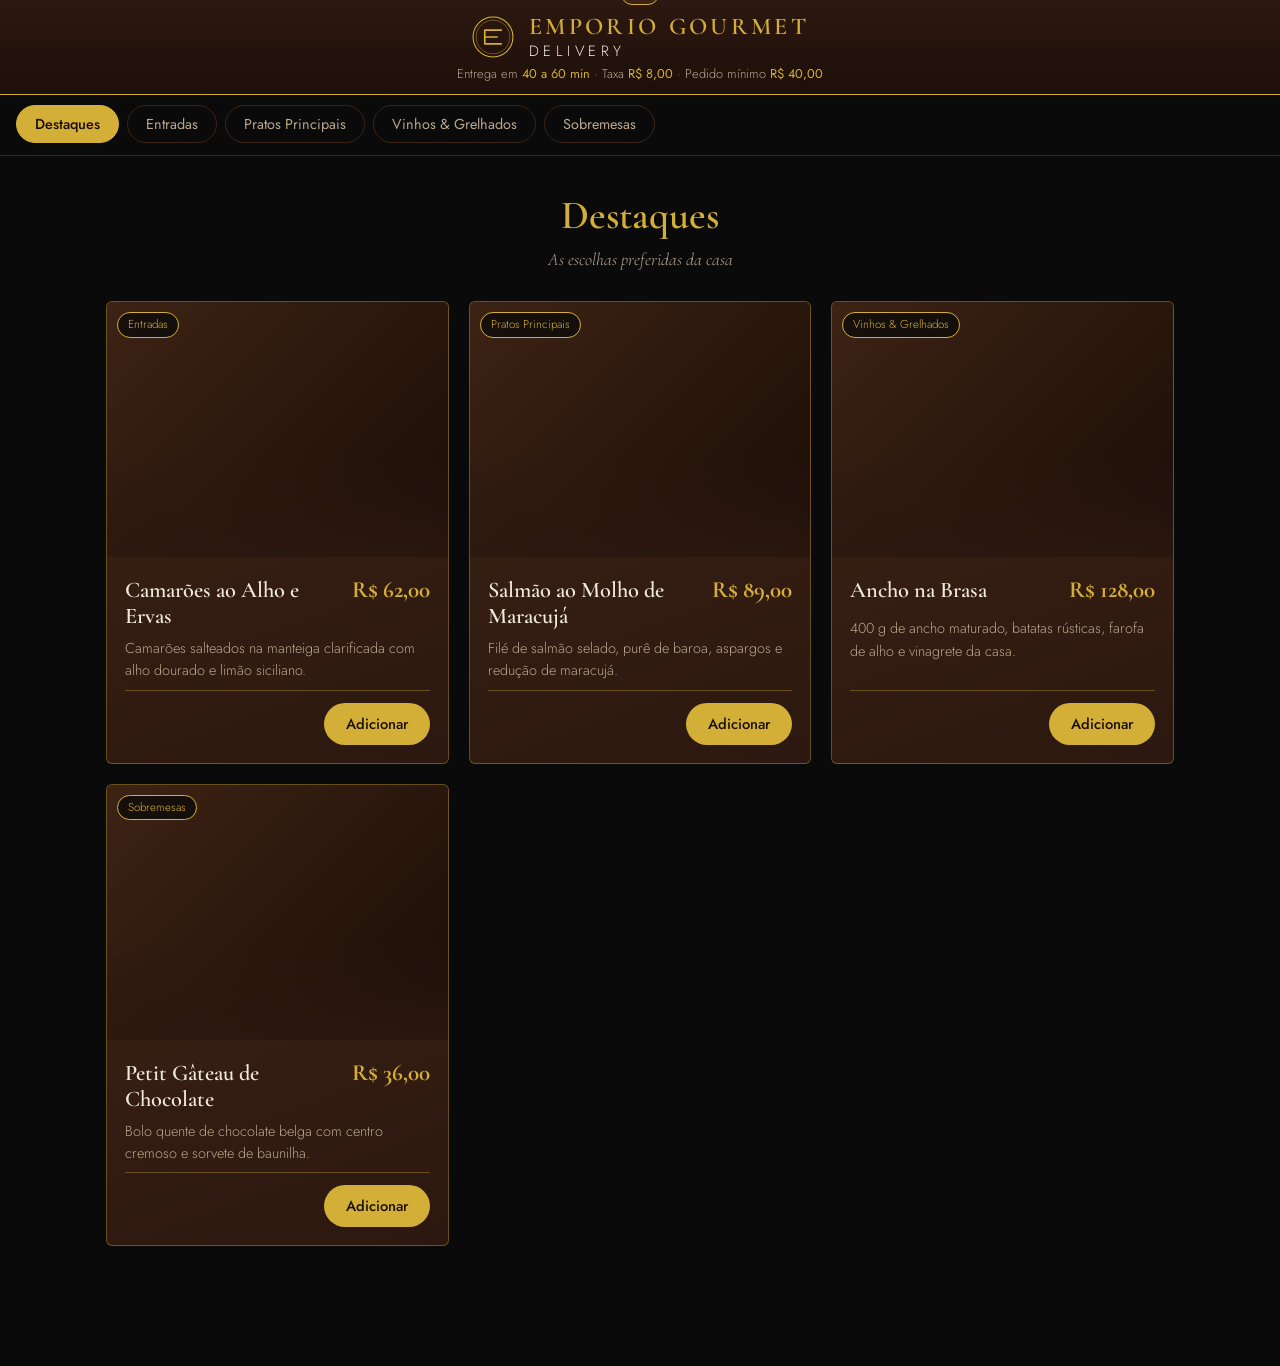
<file: cardapio_delivery/index-arquivo-unico.html>
<!DOCTYPE html>
<html lang="pt-BR">
<head>
<meta charset="UTF-8">
<meta name="viewport" content="width=device-width, initial-scale=1, viewport-fit=cover">
<title>Delivery · Emporio Gourmet</title>
<link rel="preconnect" href="https://fonts.googleapis.com">
<link rel="preconnect" href="https://fonts.gstatic.com" crossorigin>
<link href="https://fonts.googleapis.com/css2?family=Cormorant+Garamond:ital,wght@0,500;0,600;0,700;1,500&family=Jost:wght@300;400;500&display=swap" rel="stylesheet">
<style>
:root{
  --bg:#0a0a0a; --wood:#2c1810; --wood-2:#3d2314; --gold:#d4af37;
  --gold-soft:rgba(212,175,55,.35); --text:#f1e9dc; --muted:#b9a68f; --danger:#e57373;
  --serif:'Cormorant Garamond',Georgia,'Times New Roman',serif;
  --sans:'Jost','Segoe UI',system-ui,sans-serif;
  --topo-h:96px;
}
*{box-sizing:border-box;margin:0;padding:0}
html{scroll-behavior:smooth}
body{background:var(--bg);color:var(--text);font-family:var(--sans);font-weight:300;line-height:1.55;min-height:100vh;-webkit-font-smoothing:antialiased}
body.travado{overflow:hidden}
button{font-family:inherit}
[hidden]{display:none!important}

/* Cabeçalho */
.topo{position:sticky;top:0;z-index:20;background:linear-gradient(var(--wood),#1d0f09);border-bottom:1px solid var(--gold);padding-top:env(safe-area-inset-top,0)}
.marca{display:flex;align-items:center;justify-content:center;gap:14px;padding:14px 16px 4px}
.logo{width:44px;height:44px;flex:none}
.marca h1{font-family:var(--serif);font-weight:600;font-size:clamp(1.1rem,4.2vw,1.5rem);letter-spacing:.14em;color:var(--gold);line-height:1.1}
.marca h1 small{display:block;font-family:var(--sans);font-weight:300;font-size:.62em;letter-spacing:.3em;color:var(--text);margin-top:3px}
.infos{text-align:center;font-size:.8rem;color:var(--muted);padding:0 16px 10px}
.infos b{color:var(--gold);font-weight:400}

/* Abas */
.sticky-wrap{position:sticky;top:var(--topo-h);z-index:15}
.abas{display:flex;gap:8px;overflow-x:auto;padding:10px 16px 12px;scrollbar-width:none;background:var(--bg);border-bottom:1px solid var(--wood-2)}
.abas::-webkit-scrollbar{display:none}
.aba{flex:none;font:400 .9rem var(--sans);color:var(--muted);background:transparent;border:1px solid var(--wood-2);border-radius:999px;padding:8px 18px;cursor:pointer;transition:background .2s,color .2s,border-color .2s}
.aba:hover{border-color:var(--gold-soft);color:var(--text)}
.aba[aria-selected="true"]{background:var(--gold);border-color:var(--gold);color:#1a0f08;font-weight:500}
:focus-visible{outline:2px solid var(--gold);outline-offset:3px}

/* Conteúdo */
main{max-width:1100px;margin:0 auto;padding:28px 16px calc(120px + env(safe-area-inset-bottom,0))}
.secao-titulo{text-align:center;font-family:var(--serif);font-weight:600;font-size:clamp(1.8rem,6vw,2.5rem);color:var(--gold)}
.secao-sub{text-align:center;color:var(--muted);margin-bottom:28px;font-family:var(--serif);font-style:italic;font-size:1.1rem}
.grade{display:grid;grid-template-columns:1fr;gap:20px}
@media(min-width:640px){.grade{grid-template-columns:repeat(2,1fr)}}
@media(min-width:960px){.grade{grid-template-columns:repeat(3,1fr)}}

.prato{background:linear-gradient(160deg,var(--wood-2),var(--wood));border:1px solid var(--gold-soft);border-radius:6px;overflow:hidden;display:flex;flex-direction:column}
.foto{position:relative;aspect-ratio:4/3;background:linear-gradient(135deg,var(--wood-2),#1a0d07);overflow:hidden}
.foto img{width:100%;height:100%;object-fit:cover;display:block}
.foto::after{content:"";position:absolute;inset:0;background:linear-gradient(transparent 60%,rgba(44,24,16,.85))}
.selo{position:absolute;top:10px;left:10px;z-index:2;background:rgba(10,10,10,.75);border:1px solid var(--gold);color:var(--gold);font-size:.72rem;padding:3px 10px;border-radius:999px}
.info{padding:16px 18px 18px;display:flex;flex-direction:column;gap:8px;flex:1}
.linha{display:flex;justify-content:space-between;align-items:baseline;gap:12px}
.prato h3{font-family:var(--serif);font-weight:600;font-size:1.4rem;line-height:1.15}
.preco{font-family:var(--serif);font-weight:700;font-size:1.45rem;color:var(--gold);white-space:nowrap}
.desc{color:var(--muted);font-size:.9rem}
.ctrl{margin-top:auto;padding-top:12px;border-top:1px solid var(--gold-soft);display:flex;justify-content:flex-end}

/* Botões de adicionar / quantidade */
.btn-add{background:var(--gold);color:#1a0f08;border:0;border-radius:999px;padding:10px 22px;font-weight:500;font-size:.92rem;cursor:pointer;transition:filter .2s}
.btn-add:hover{filter:brightness(1.1)}
.qtd{display:inline-flex;align-items:center;border:1px solid var(--gold);border-radius:999px;overflow:hidden}
.qtd button{width:40px;height:38px;background:transparent;border:0;color:var(--gold);font-size:1.3rem;cursor:pointer}
.qtd button:hover{background:rgba(212,175,55,.15)}
.qtd output{min-width:32px;text-align:center;font-weight:500;color:var(--text)}

/* Barra do carrinho */
.barra-carrinho{position:fixed;left:50%;transform:translateX(-50%);bottom:calc(16px + env(safe-area-inset-bottom,0));z-index:30;width:min(520px,calc(100% - 32px));display:flex;align-items:center;gap:12px;background:var(--gold);color:#1a0f08;border:0;border-radius:999px;padding:12px 20px;font-size:1rem;font-weight:500;cursor:pointer;box-shadow:0 8px 28px rgba(0,0,0,.6)}
.barra-carrinho span:nth-child(2){flex:1;text-align:left}
.barra-carrinho strong{font-family:var(--serif);font-size:1.25rem}
.bc-qtd{background:#1a0f08;color:var(--gold);border-radius:999px;min-width:28px;height:28px;display:grid;place-items:center;font-size:.85rem}

/* Gaveta */
.fundo{position:fixed;inset:0;background:rgba(0,0,0,.7);z-index:40}
.gaveta{position:fixed;top:0;right:0;bottom:0;width:min(440px,100%);z-index:50;background:#140a06;border-left:1px solid var(--gold);display:flex;flex-direction:column;transform:translateX(100%);transition:transform .3s ease;visibility:hidden;padding-top:env(safe-area-inset-top,0)}
.gaveta.aberta{transform:none;visibility:visible}
.g-topo{display:flex;justify-content:space-between;align-items:center;padding:16px 18px;border-bottom:1px solid var(--gold-soft)}
.g-topo h2{font-family:var(--serif);color:var(--gold);font-size:1.7rem}
.fechar{background:none;border:1px solid var(--gold-soft);color:var(--text);width:36px;height:36px;border-radius:50%;cursor:pointer}
.g-corpo{flex:1;overflow-y:auto;padding:16px 18px}

.itens{list-style:none;display:flex;flex-direction:column;gap:12px;margin-bottom:20px}
.item{display:grid;grid-template-columns:1fr auto;gap:4px 12px;align-items:center;background:var(--wood);border:1px solid var(--wood-2);border-radius:6px;padding:12px}
.item h4{font-family:var(--serif);font-size:1.15rem;font-weight:600}
.item .sub{color:var(--gold);font-family:var(--serif);font-weight:700;font-size:1.1rem}
.item .qtd{grid-row:span 2;grid-column:2;grid-row:1/3}
.vazio{text-align:center;color:var(--muted);padding:24px 0;font-style:italic}

/* Formulário */
.tipo{border:0;display:flex;gap:10px;margin-bottom:14px}
.tipo legend{font-size:.85rem;color:var(--muted);margin-bottom:8px}
.tipo label{flex:1;cursor:pointer}
.tipo input{position:absolute;opacity:0}
.tipo span{display:block;text-align:center;border:1px solid var(--wood-2);border-radius:6px;padding:10px;color:var(--muted);transition:.2s}
.tipo input:checked + span{border-color:var(--gold);color:var(--gold);background:rgba(212,175,55,.08)}
.tipo input:focus-visible + span{outline:2px solid var(--gold);outline-offset:2px}
.campo{display:block;font-size:.85rem;color:var(--muted);margin-bottom:12px}
.campo input,.campo select,.campo textarea{display:block;width:100%;margin-top:5px;background:var(--wood);border:1px solid var(--wood-2);border-radius:6px;color:var(--text);font:400 1rem var(--sans);padding:11px 12px}
.campo input:focus,.campo select:focus,.campo textarea:focus{outline:none;border-color:var(--gold)}
.campo .invalido{border-color:var(--danger)}
.duas{display:grid;grid-template-columns:1fr 1fr;gap:10px}
.erro{color:var(--danger);font-size:.88rem;margin-bottom:8px}

.g-rodape{border-top:1px solid var(--gold);padding:14px 18px calc(14px + env(safe-area-inset-bottom,0));background:var(--wood)}
.totais div{display:flex;justify-content:space-between;font-size:.92rem;color:var(--muted);padding:2px 0}
.totais .total{color:var(--text);font-size:1.1rem;padding-top:8px;margin-top:6px;border-top:1px solid var(--gold-soft)}
.totais .total dd{font-family:var(--serif);font-weight:700;font-size:1.5rem;color:var(--gold)}
.btn-enviar{width:100%;margin-top:12px;background:var(--gold);color:#1a0f08;border:0;border-radius:6px;padding:14px;font-size:1rem;font-weight:500;cursor:pointer}
.btn-enviar:disabled{opacity:.4;cursor:not-allowed}

.toast{position:fixed;left:50%;top:calc(16px + env(safe-area-inset-top,0));transform:translate(-50%,-150%);z-index:60;background:var(--wood-2);border:1px solid var(--gold);color:var(--text);padding:10px 18px;border-radius:999px;font-size:.9rem;transition:transform .3s;max-width:calc(100% - 32px)}
.toast.ativo{transform:translate(-50%,0)}

@media(prefers-reduced-motion:reduce){html{scroll-behavior:auto}*{transition:none!important}}

</style>
</head>
<body>

<header class="topo" id="topo">
  <div class="marca">
    <svg class="logo" viewBox="0 0 64 64" role="img" aria-label="Logotipo Emporio Gourmet">
      <circle cx="32" cy="32" r="29" fill="none" stroke="#d4af37" stroke-width="1.5"/>
      <circle cx="32" cy="32" r="24.5" fill="none" stroke="#d4af37" stroke-width=".6"/>
      <path d="M20 22h24M20 32h18M20 42h24M20 22v20" fill="none" stroke="#d4af37" stroke-width="2.4" stroke-linecap="round"/>
    </svg>
    <h1>EMPORIO GOURMET<small>DELIVERY</small></h1>
  </div>
  <p class="infos" id="infos"></p>
</header>

<div class="sticky-wrap" id="abasWrap">
  <nav class="abas" role="tablist" aria-label="Categorias do cardápio" id="abas"></nav>
</div>

<main id="conteudo"></main>

<!-- Barra do carrinho -->
<button class="barra-carrinho" id="barraCarrinho" hidden>
  <span class="bc-qtd" id="bcQtd">0</span>
  <span>Ver meu pedido</span>
  <strong id="bcTotal">R$ 0,00</strong>
</button>

<!-- Gaveta do carrinho -->
<div class="fundo" id="fundo" hidden></div>
<aside class="gaveta" id="gaveta" role="dialog" aria-modal="true" aria-labelledby="gavetaTitulo" aria-hidden="true">
  <div class="g-topo">
    <h2 id="gavetaTitulo">Meu pedido</h2>
    <button class="fechar" id="fechar" aria-label="Fechar">✕</button>
  </div>

  <div class="g-corpo">
    <ul class="itens" id="itens"></ul>
    <p class="vazio" id="vazio">Seu pedido está vazio. Escolha um prato no cardápio.</p>

    <form id="form" novalidate>
      <fieldset class="tipo">
        <legend>Como você quer receber?</legend>
        <label><input type="radio" name="tipo" value="entrega" checked><span>Entrega</span></label>
        <label><input type="radio" name="tipo" value="retirada"><span>Retirar no local</span></label>
      </fieldset>

      <label class="campo">Seu nome
        <input type="text" name="nome" autocomplete="name" required>
      </label>
      <label class="campo">Telefone (WhatsApp)
        <input type="tel" name="telefone" autocomplete="tel" inputmode="tel" placeholder="(88) 90000-0000" required>
      </label>

      <div id="blocoEndereco">
        <label class="campo">Rua e número
          <input type="text" name="rua" autocomplete="street-address">
        </label>
        <div class="duas">
          <label class="campo">Bairro
            <input type="text" name="bairro">
          </label>
          <label class="campo">Complemento
            <input type="text" name="complemento" placeholder="Opcional">
          </label>
        </div>
      </div>

      <label class="campo">Forma de pagamento
        <select name="pagamento" required>
          <option value="Pix">Pix</option>
          <option value="Cartão na entrega">Cartão na entrega</option>
          <option value="Dinheiro">Dinheiro</option>
        </select>
      </label>
      <label class="campo" id="campoTroco" hidden>Troco para quanto?
        <input type="text" name="troco" inputmode="decimal" placeholder="Ex.: 100">
      </label>

      <label class="campo">Observações do pedido
        <textarea name="obs" rows="2" placeholder="Ex.: carne ao ponto, sem cebola"></textarea>
      </label>

      <p class="erro" id="erro" role="alert" hidden></p>
    </form>
  </div>

  <div class="g-rodape">
    <dl class="totais">
      <div><dt>Subtotal</dt><dd id="tSub">R$ 0,00</dd></div>
      <div><dt>Taxa de entrega</dt><dd id="tTaxa">R$ 0,00</dd></div>
      <div class="total"><dt>Total</dt><dd id="tTotal">R$ 0,00</dd></div>
    </dl>
    <button class="btn-enviar" id="enviar" type="button">Enviar pedido pelo WhatsApp</button>
  </div>
</aside>

<div class="toast" id="toast" role="status" aria-live="polite"></div>

<script>
/* =====================================================
   EMPORIO GOURMET · DELIVERY
   Edite a seção CONFIGURAÇÃO e os dados do cardápio.
   ===================================================== */

/* ====== CONFIGURAÇÃO ====== */
const CONFIG = {
  whatsapp: '558491846192',   // DDI + DDD + número, somente dígitos
  taxaEntrega: 8,              // em reais
  pedidoMinimo: 40,            // em reais (subtotal)
  tempoEstimado: '40 a 60 min',
  chaveStorage: 'emporio-delivery-carrinho'
};

/* ====== DADOS DO CARDÁPIO ====== */
const IMG = id => `https://images.unsplash.com/${id}?auto=format&fit=crop&w=800&q=80`;

const CATEGORIAS = [
  { id: 'destaques',  nome: 'Destaques',          sub: 'As escolhas preferidas da casa' },
  { id: 'entradas',   nome: 'Entradas',           sub: 'Para começar com elegância' },
  { id: 'principais', nome: 'Pratos Principais',  sub: 'Receitas autorais, preparadas na hora' },
  { id: 'vinhos',     nome: 'Vinhos & Grelhados', sub: 'Brasa, fogo e a harmonização certa' },
  { id: 'sobremesas', nome: 'Sobremesas',         sub: 'O encerramento perfeito' }
];

const PRATOS = [
  { id: 'e1', cat: 'entradas', nome: 'Carpaccio de Filé Mignon', desc: 'Lâminas finas de filé, rúcula, lascas de parmesão, alcaparras e azeite trufado.', preco: 48, img: 'photo-1546069901-ba9599a7e63c' },
  { id: 'e2', cat: 'entradas', nome: 'Bruschetta Burrata', desc: 'Pão de fermentação natural, burrata cremosa, tomate confit e manjericão fresco.', preco: 42, img: 'photo-1482049016688-2d3e1b311543' },
  { id: 'e3', cat: 'entradas', nome: 'Camarões ao Alho e Ervas', desc: 'Camarões salteados na manteiga clarificada com alho dourado e limão siciliano.', preco: 62, img: 'photo-1559847844-5315695dadae', destaque: true },

  { id: 'p1', cat: 'principais', nome: 'Risoto de Cogumelos Frescos', desc: 'Arroz arbóreo, mix de cogumelos, vinho branco, manteiga e parmesão envelhecido.', preco: 74, img: 'photo-1476224203421-9ac39bcb3327' },
  { id: 'p2', cat: 'principais', nome: 'Salmão ao Molho de Maracujá', desc: 'Filé de salmão selado, purê de baroa, aspargos e redução de maracujá.', preco: 89, img: 'photo-1414235077428-338989a2e8c0', destaque: true },
  { id: 'p3', cat: 'principais', nome: 'Fettuccine ao Funghi', desc: 'Massa fresca da casa, creme de leite, funghi secchi e toque de noz-moscada.', preco: 68, img: 'photo-1565299624946-b28f40a0ae38' },

  { id: 'v1', cat: 'vinhos', nome: 'Ancho na Brasa', desc: '400 g de ancho maturado, batatas rústicas, farofa de alho e vinagrete da casa.', preco: 128, img: 'photo-1544025162-d76694265947', destaque: true },
  { id: 'v2', cat: 'vinhos', nome: 'Espetinho Misto Gourmet', desc: 'Filé, frango e linguiça artesanal grelhados, com mandioca e molho chimichurri.', preco: 79, img: 'photo-1555939594-58d7cb561ad1' },
  { id: 'v3', cat: 'vinhos', nome: 'Vinho Tinto Reserva (garrafa)', desc: 'Seleção do sommelier, encorpado, com notas de frutas negras.', preco: 149, img: 'photo-1510812431401-41d2bd2722f3' },

  { id: 's1', cat: 'sobremesas', nome: 'Petit Gâteau de Chocolate', desc: 'Bolo quente de chocolate belga com centro cremoso e sorvete de baunilha.', preco: 36, img: 'photo-1488477181946-6428a0291777', destaque: true },
  { id: 's2', cat: 'sobremesas', nome: 'Panqueca de Doce de Leite', desc: 'Massa leve, doce de leite artesanal, banana caramelizada e castanhas.', preco: 32, img: 'photo-1567620905732-2d1ec7ab7445' },
  { id: 's3', cat: 'sobremesas', nome: 'Sorvete Artesanal', desc: 'Três bolas à escolha: baunilha, pistache ou frutas vermelhas, com calda quente.', preco: 28, img: 'photo-1563805042-7684c019e1cb' }
];

/* ====== UTILITÁRIOS ====== */
const $ = s => document.querySelector(s);
const brl = v => v.toLocaleString('pt-BR', { style: 'currency', currency: 'BRL' });
const porId = id => PRATOS.find(p => p.id === id);
const nomeCat = id => CATEGORIAS.find(c => c.id === id).nome;

/* ====== ESTADO (carrinho) ====== */
let carrinho = {};      // { idDoPrato: quantidade }
let catAtual = 'destaques';

function carregar() {
  try {
    const salvo = JSON.parse(localStorage.getItem(CONFIG.chaveStorage) || '{}');
    Object.keys(salvo).forEach(id => { if (porId(id) && salvo[id] > 0) carrinho[id] = salvo[id]; });
  } catch (e) { carrinho = {}; }
}
function salvar() {
  try { localStorage.setItem(CONFIG.chaveStorage, JSON.stringify(carrinho)); } catch (e) { /* sem storage */ }
}

const tipoEntrega = () => document.querySelector('input[name="tipo"]:checked').value;
const totalItens = () => Object.values(carrinho).reduce((a, b) => a + b, 0);
const subtotal = () => Object.entries(carrinho).reduce((s, [id, q]) => s + porId(id).preco * q, 0);
const taxa = () => (tipoEntrega() === 'entrega' && subtotal() > 0 ? CONFIG.taxaEntrega : 0);

function alterar(id, delta) {
  const nova = (carrinho[id] || 0) + delta;
  if (nova <= 0) delete carrinho[id]; else carrinho[id] = Math.min(nova, 20);
  salvar();
  atualizarControle(id);
  atualizarCarrinho();
}

/* ====== CARDÁPIO ====== */
function htmlControle(id) {
  const q = carrinho[id] || 0;
  if (!q) return `<button class="btn-add" data-acao="mais" data-id="${id}">Adicionar</button>`;
  return `<div class="qtd">
    <button data-acao="menos" data-id="${id}" aria-label="Remover um">−</button>
    <output>${q}</output>
    <button data-acao="mais" data-id="${id}" aria-label="Adicionar mais um">+</button>
  </div>`;
}

function atualizarControle(id) {
  const el = document.querySelector(`.ctrl[data-id="${id}"]`);
  if (el) el.innerHTML = htmlControle(id);
}

function cardHTML(p, mostrarCat) {
  return `<article class="prato">
    <div class="foto">
      ${mostrarCat ? `<span class="selo">${nomeCat(p.cat)}</span>` : ''}
      <img src="${IMG(p.img)}" alt="${p.nome}" loading="lazy">
    </div>
    <div class="info">
      <div class="linha"><h3>${p.nome}</h3><span class="preco">${brl(p.preco)}</span></div>
      <p class="desc">${p.desc}</p>
      <div class="ctrl" data-id="${p.id}">${htmlControle(p.id)}</div>
    </div>
  </article>`;
}

function mostrarCategoria(id, rolar = true) {
  catAtual = id;
  const cat = CATEGORIAS.find(c => c.id === id);
  const lista = id === 'destaques' ? PRATOS.filter(p => p.destaque) : PRATOS.filter(p => p.cat === id);
  $('#conteudo').innerHTML =
    `<h2 class="secao-titulo">${cat.nome}</h2><p class="secao-sub">${cat.sub}</p>
     <div class="grade">${lista.map(p => cardHTML(p, id === 'destaques')).join('')}</div>`;
  document.querySelectorAll('#conteudo img').forEach(img => img.addEventListener('error', () => img.remove()));
  document.querySelectorAll('.aba').forEach(b => b.setAttribute('aria-selected', b.dataset.id === id));
  if (rolar) window.scrollTo({ top: 0, behavior: 'smooth' });
}

function montarAbas() {
  const nav = $('#abas');
  CATEGORIAS.forEach(c => {
    const b = document.createElement('button');
    b.className = 'aba'; b.role = 'tab'; b.dataset.id = c.id; b.textContent = c.nome;
    b.addEventListener('click', () => {
      mostrarCategoria(c.id);
      b.scrollIntoView({ inline: 'center', block: 'nearest', behavior: 'smooth' });
    });
    nav.appendChild(b);
  });
}

/* ====== CARRINHO (barra + gaveta) ====== */
function atualizarCarrinho() {
  const qtd = totalItens();
  const sub = subtotal();
  const tx = taxa();

  $('#barraCarrinho').hidden = qtd === 0;
  $('#bcQtd').textContent = qtd;
  $('#bcTotal').textContent = brl(sub + tx);

  $('#vazio').hidden = qtd > 0;
  $('#itens').innerHTML = Object.entries(carrinho).map(([id, q]) => {
    const p = porId(id);
    return `<li class="item">
      <h4>${p.nome}</h4>
      <div class="qtd">
        <button data-acao="menos" data-id="${id}" aria-label="Remover um">−</button>
        <output>${q}</output>
        <button data-acao="mais" data-id="${id}" aria-label="Adicionar mais um">+</button>
      </div>
      <span class="sub">${brl(p.preco * q)}</span>
    </li>`;
  }).join('');

  $('#tSub').textContent = brl(sub);
  $('#tTaxa').textContent = tipoEntrega() === 'entrega' ? brl(tx) : 'Grátis (retirada)';
  $('#tTotal').textContent = brl(sub + tx);
  $('#enviar').disabled = qtd === 0;

  if (qtd === 0 && $('#gaveta').classList.contains('aberta')) abrirGaveta(false);
}

function abrirGaveta(abrir) {
  $('#gaveta').classList.toggle('aberta', abrir);
  $('#gaveta').setAttribute('aria-hidden', String(!abrir));
  $('#fundo').hidden = !abrir;
  document.body.classList.toggle('travado', abrir);
  if (abrir) $('#fechar').focus(); else $('#barraCarrinho').focus?.();
}

function avisar(msg) {
  const t = $('#toast');
  t.textContent = msg;
  t.classList.add('ativo');
  clearTimeout(avisar.t);
  avisar.t = setTimeout(() => t.classList.remove('ativo'), 2600);
}

/* ====== FORMULÁRIO E ENVIO ====== */
function alternarCampos() {
  const entrega = tipoEntrega() === 'entrega';
  $('#blocoEndereco').hidden = !entrega;
  $('#campoTroco').hidden = $('[name="pagamento"]').value !== 'Dinheiro';
  atualizarCarrinho();
}

function mostrarErro(msg, campo) {
  const e = $('#erro');
  e.textContent = msg; e.hidden = false;
  document.querySelectorAll('.invalido').forEach(c => c.classList.remove('invalido'));
  if (campo) { campo.classList.add('invalido'); campo.focus(); }
}

function validar(f) {
  const entrega = tipoEntrega() === 'entrega';
  if (subtotal() < CONFIG.pedidoMinimo) return mostrarErro(`O pedido mínimo é ${brl(CONFIG.pedidoMinimo)}.`);
  if (!f.nome.value.trim()) return mostrarErro('Informe seu nome.', f.nome);
  if (f.telefone.value.replace(/\D/g, '').length < 10) return mostrarErro('Informe um telefone válido com DDD.', f.telefone);
  if (entrega && !f.rua.value.trim()) return mostrarErro('Informe a rua e o número para a entrega.', f.rua);
  if (entrega && !f.bairro.value.trim()) return mostrarErro('Informe o bairro.', f.bairro);
  $('#erro').hidden = true;
  document.querySelectorAll('.invalido').forEach(c => c.classList.remove('invalido'));
  return true;
}

function montarMensagem(f) {
  const entrega = tipoEntrega() === 'entrega';
  const linhas = ['*NOVO PEDIDO · EMPORIO GOURMET*', ''];
  Object.entries(carrinho).forEach(([id, q]) => {
    const p = porId(id);
    linhas.push(`${q}x ${p.nome} — ${brl(p.preco * q)}`);
  });
  linhas.push('', `Subtotal: ${brl(subtotal())}`);
  if (entrega) linhas.push(`Taxa de entrega: ${brl(taxa())}`);
  linhas.push(`*Total: ${brl(subtotal() + taxa())}*`, '');
  linhas.push(`Cliente: ${f.nome.value.trim()}`, `Telefone: ${f.telefone.value.trim()}`);
  if (entrega) {
    linhas.push(`Entrega: ${f.rua.value.trim()}, ${f.bairro.value.trim()}` + (f.complemento.value.trim() ? ` (${f.complemento.value.trim()})` : ''));
  } else {
    linhas.push('Retirada no local');
  }
  let pag = `Pagamento: ${f.pagamento.value}`;
  if (f.pagamento.value === 'Dinheiro' && f.troco.value.trim()) pag += ` (troco para R$ ${f.troco.value.trim()})`;
  linhas.push(pag);
  if (f.obs.value.trim()) linhas.push('', `Obs.: ${f.obs.value.trim()}`);
  return linhas.join('\n');
}

function enviarPedido() {
  const f = $('#form');
  if (!validar(f)) return;
  const url = `https://wa.me/${CONFIG.whatsapp}?text=${encodeURIComponent(montarMensagem(f))}`;
  window.open(url, '_blank', 'noopener');
  carrinho = {};
  salvar();
  mostrarCategoria(catAtual, false);
  atualizarCarrinho();
  abrirGaveta(false);
  avisar('Pedido enviado! Aguarde a confirmação no WhatsApp.');
}

/* ====== INICIALIZAÇÃO ====== */
function iniciar() {
  carregar();
  montarAbas();

  $('#infos').innerHTML =
    `Entrega em <b>${CONFIG.tempoEstimado}</b> · Taxa <b>${brl(CONFIG.taxaEntrega)}</b> · Pedido mínimo <b>${brl(CONFIG.pedidoMinimo)}</b>`;

  // Botões de adicionar/remover (cardápio e gaveta)
  document.addEventListener('click', e => {
    const b = e.target.closest('[data-acao]');
    if (!b) return;
    alterar(b.dataset.id, b.dataset.acao === 'mais' ? 1 : -1);
  });

  $('#barraCarrinho').addEventListener('click', () => abrirGaveta(true));
  $('#fechar').addEventListener('click', () => abrirGaveta(false));
  $('#fundo').addEventListener('click', () => abrirGaveta(false));
  document.addEventListener('keydown', e => { if (e.key === 'Escape') abrirGaveta(false); });

  document.querySelectorAll('input[name="tipo"], [name="pagamento"]').forEach(el => el.addEventListener('change', alternarCampos));
  $('#enviar').addEventListener('click', enviarPedido);
  $('#form').addEventListener('submit', e => e.preventDefault());

  const ajustar = () => document.documentElement.style.setProperty('--topo-h', $('#topo').offsetHeight + 'px');
  window.addEventListener('resize', ajustar);
  window.addEventListener('load', ajustar);
  ajustar();

  mostrarCategoria('destaques', false);
  alternarCampos();
}

iniciar();

</script>
</body>
</html>
</file>
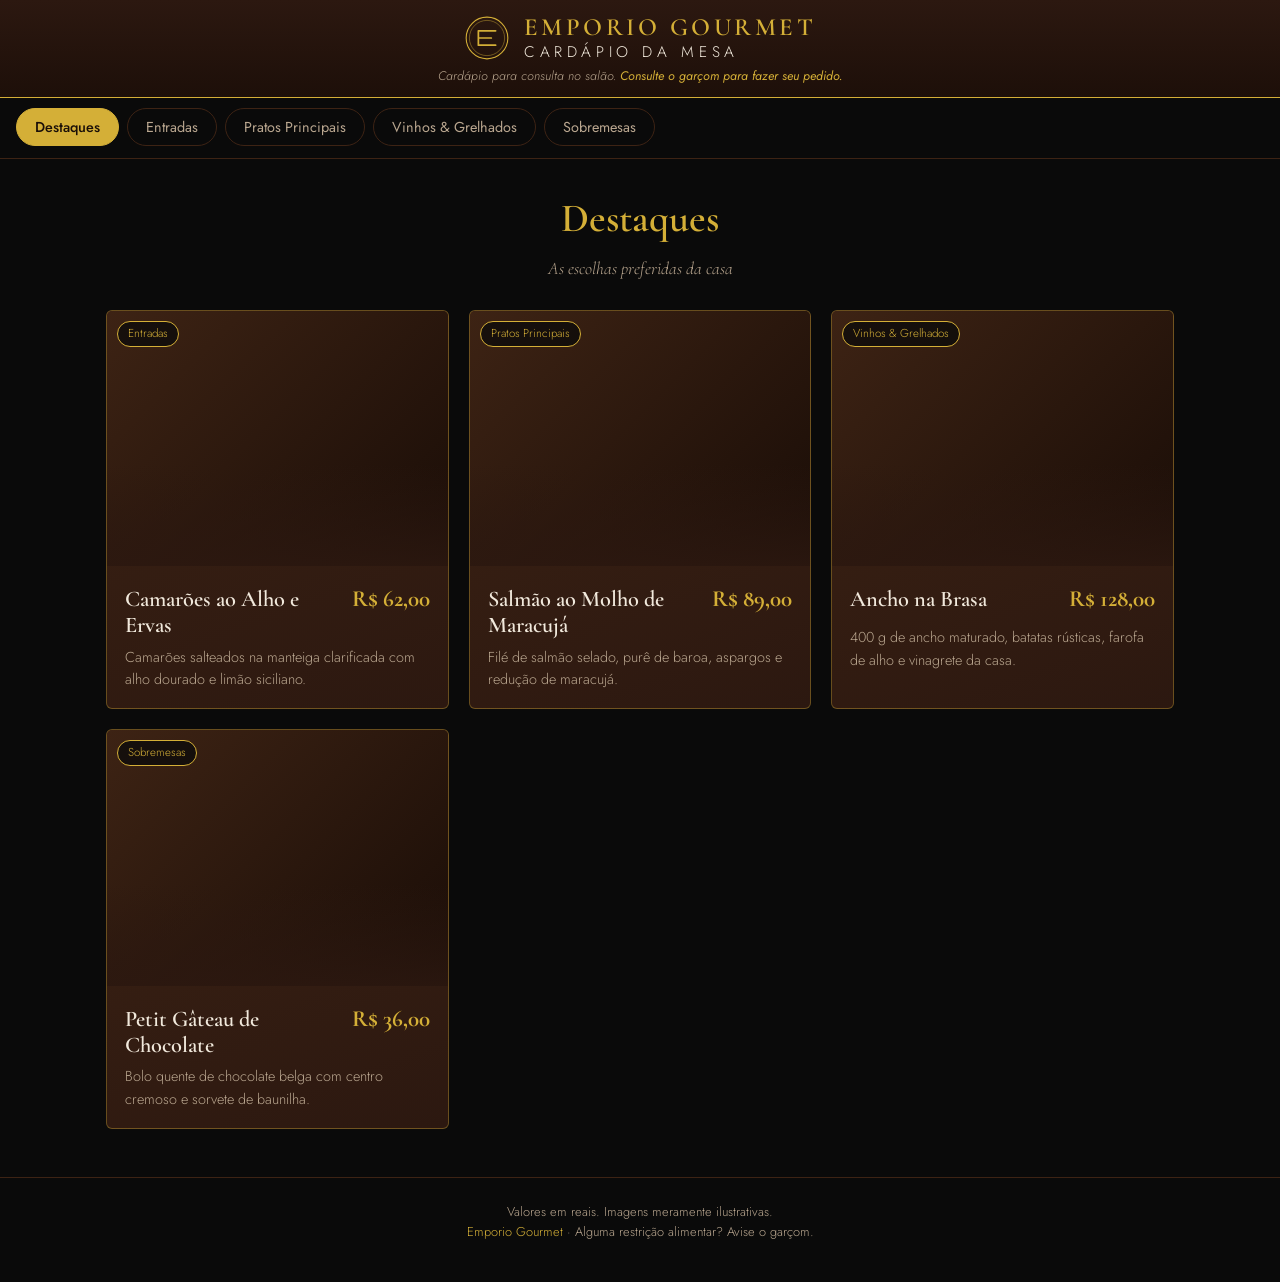
<file: cardapio_local/cardapio-mesa.html>
<!DOCTYPE html>
<html lang="pt-BR">
<head>
<meta charset="UTF-8">
<meta name="viewport" content="width=device-width, initial-scale=1, viewport-fit=cover">
<title>Cardápio da Mesa · Emporio Gourmet</title>
<link rel="preconnect" href="https://fonts.googleapis.com">
<link rel="preconnect" href="https://fonts.gstatic.com" crossorigin>
<link href="https://fonts.googleapis.com/css2?family=Cormorant+Garamond:ital,wght@0,500;0,600;0,700;1,500&family=Jost:wght@300;400;500&display=swap" rel="stylesheet">
<style>
:root{
  --bg:#0a0a0a; --wood:#2c1810; --wood-2:#3d2314; --gold:#d4af37;
  --gold-soft:rgba(212,175,55,.35); --text:#f1e9dc; --muted:#b9a68f;
  --serif:'Cormorant Garamond',Georgia,'Times New Roman',serif;
  --sans:'Jost','Segoe UI',system-ui,sans-serif;
}
*{box-sizing:border-box;margin:0;padding:0}
html{scroll-behavior:smooth;scroll-padding-top:150px}
body{background:var(--bg);color:var(--text);font-family:var(--sans);font-weight:300;line-height:1.55;min-height:100vh;-webkit-font-smoothing:antialiased}

/* Cabeçalho */
.topo{position:sticky;top:0;z-index:20;background:linear-gradient(var(--wood),#1d0f09);border-bottom:1px solid var(--gold);padding-top:env(safe-area-inset-top,0)}
.marca{display:flex;align-items:center;justify-content:center;gap:14px;padding:14px 16px 6px}
.logo{width:46px;height:46px;flex:none}
.marca h1{font-family:var(--serif);font-weight:600;font-size:clamp(1.1rem,4.2vw,1.55rem);letter-spacing:.14em;color:var(--gold);line-height:1.1;text-align:left}
.marca h1 small{display:block;font-family:var(--sans);font-weight:300;font-size:.62em;letter-spacing:.3em;color:var(--text);margin-top:3px}
.aviso{text-align:center;font-size:.78rem;color:var(--muted);padding:0 16px 10px;font-style:italic}
.aviso b{color:var(--gold);font-weight:400}

/* Abas */
.abas{display:flex;gap:8px;overflow-x:auto;padding:10px 16px 12px;scrollbar-width:none;background:var(--bg);border-bottom:1px solid var(--wood-2)}
.abas::-webkit-scrollbar{display:none}
.aba{flex:none;font:400 .9rem var(--sans);color:var(--muted);background:transparent;border:1px solid var(--wood-2);border-radius:999px;padding:8px 18px;cursor:pointer;transition:background .2s,color .2s,border-color .2s}
.aba:hover{border-color:var(--gold-soft);color:var(--text)}
.aba[aria-selected="true"]{background:var(--gold);border-color:var(--gold);color:#1a0f08;font-weight:500}
.aba:focus-visible,.prato:focus-visible{outline:2px solid var(--gold);outline-offset:3px}
.sticky-wrap{position:sticky;top:var(--topo-h,96px);z-index:15}

/* Conteúdo */
main{max-width:1100px;margin:0 auto;padding:28px 16px calc(48px + env(safe-area-inset-bottom,0))}
.secao-titulo{text-align:center;margin-bottom:6px;font-family:var(--serif);font-weight:600;font-size:clamp(1.8rem,6vw,2.5rem);color:var(--gold)}
.secao-sub{text-align:center;color:var(--muted);font-size:.92rem;margin-bottom:28px;font-family:var(--serif);font-style:italic;font-size:1.1rem}
.grade{display:grid;grid-template-columns:1fr;gap:20px}
@media(min-width:640px){.grade{grid-template-columns:repeat(2,1fr)}}
@media(min-width:960px){.grade{grid-template-columns:repeat(3,1fr)}}

.prato{background:linear-gradient(160deg,var(--wood-2),var(--wood));border:1px solid var(--gold-soft);border-radius:6px;overflow:hidden;display:flex;flex-direction:column}
.foto{position:relative;aspect-ratio:4/3;background:linear-gradient(135deg,var(--wood-2),#1a0d07);overflow:hidden}
.foto img{width:100%;height:100%;object-fit:cover;display:block}
.foto::after{content:"";position:absolute;inset:0;background:linear-gradient(transparent 60%,rgba(44,24,16,.85))}
.selo{position:absolute;top:10px;left:10px;z-index:2;background:rgba(10,10,10,.75);border:1px solid var(--gold);color:var(--gold);font-size:.72rem;padding:3px 10px;border-radius:999px}
.info{padding:16px 18px 18px;display:flex;flex-direction:column;gap:8px;flex:1}
.linha{display:flex;justify-content:space-between;align-items:baseline;gap:12px}
.prato h3{font-family:var(--serif);font-weight:600;font-size:1.4rem;line-height:1.15;color:var(--text)}
.preco{font-family:var(--serif);font-weight:700;font-size:1.45rem;color:var(--gold);white-space:nowrap}
.desc{color:var(--muted);font-size:.9rem}
.nota{margin-top:auto;padding-top:10px;border-top:1px solid var(--gold-soft);font-size:.78rem;color:var(--muted)}

.rodape{text-align:center;color:var(--muted);font-size:.8rem;padding:24px 16px 40px;border-top:1px solid var(--wood-2)}
.rodape span{color:var(--gold)}

@media(prefers-reduced-motion:reduce){html{scroll-behavior:auto}*{transition:none!important}}
</style>
</head>
<body>

<header class="topo" id="topo">
  <div class="marca">
    <svg class="logo" viewBox="0 0 64 64" role="img" aria-label="Logotipo Emporio Gourmet">
      <circle cx="32" cy="32" r="29" fill="none" stroke="#d4af37" stroke-width="1.5"/>
      <circle cx="32" cy="32" r="24.5" fill="none" stroke="#d4af37" stroke-width=".6"/>
      <path d="M20 22h24M20 32h18M20 42h24M20 22v20" fill="none" stroke="#d4af37" stroke-width="2.4" stroke-linecap="round"/>
      <path d="M45 28v8M42 28v5a3 3 0 0 0 6 0v-5" fill="none" stroke="#d4af37" stroke-width="1.2" stroke-linecap="round" opacity=".0"/>
    </svg>
    <h1>EMPORIO GOURMET<small>CARDÁPIO DA MESA</small></h1>
  </div>
  <p class="aviso">Cardápio para consulta no salão. <b>Consulte o garçom para fazer seu pedido.</b></p>
</header>

<div class="sticky-wrap" id="abasWrap">
  <nav class="abas" role="tablist" aria-label="Categorias do cardápio" id="abas"></nav>
</div>

<main id="conteudo" aria-live="polite"></main>

<footer class="rodape">
  Valores em reais. Imagens meramente ilustrativas.<br>
  <span>Emporio Gourmet</span> · Alguma restrição alimentar? Avise o garçom.
</footer>

<script>
/* ====== DADOS DO CARDÁPIO — edite aqui ====== */
const IMG = id => `https://images.unsplash.com/${id}?auto=format&fit=crop&w=800&q=80`;

const CATEGORIAS = [
  { id:'destaques', nome:'Destaques', sub:'As escolhas preferidas da casa' },
  { id:'entradas',  nome:'Entradas', sub:'Para começar a mesa com elegância' },
  { id:'principais',nome:'Pratos Principais', sub:'Receitas autorais, preparadas na hora' },
  { id:'vinhos',    nome:'Vinhos & Grelhados', sub:'Brasa, fogo e a harmonização certa' },
  { id:'sobremesas',nome:'Sobremesas', sub:'O encerramento perfeito' }
];

const PRATOS = [
  // Entradas
  { cat:'entradas', nome:'Carpaccio de Filé Mignon', desc:'Lâminas finas de filé, rúcula, lascas de parmesão, alcaparras e azeite trufado.', preco:48, img:'photo-1546069901-ba9599a7e63c' },
  { cat:'entradas', nome:'Bruschetta Burrata', desc:'Pão de fermentação natural, burrata cremosa, tomate confit e manjericão fresco.', preco:42, img:'photo-1482049016688-2d3e1b311543' },
  { cat:'entradas', nome:'Camarões ao Alho e Ervas', desc:'Camarões salteados na manteiga clarificada com alho dourado e limão siciliano.', preco:62, img:'photo-1559847844-5315695dadae', destaque:true },
  // Principais
  { cat:'principais', nome:'Risoto de Cogumelos Frescos', desc:'Arroz arbóreo, mix de cogumelos, vinho branco, manteiga e parmesão envelhecido.', preco:74, img:'photo-1476224203421-9ac39bcb3327' },
  { cat:'principais', nome:'Salmão ao Molho de Maracujá', desc:'Filé de salmão selado, purê de baroa, aspargos e redução de maracujá.', preco:89, img:'photo-1414235077428-338989a2e8c0', destaque:true },
  { cat:'principais', nome:'Fettuccine ao Funghi', desc:'Massa fresca da casa, creme de leite, funghi secchi e toque de noz-moscada.', preco:68, img:'photo-1565299624946-b28f40a0ae38' },
  // Vinhos & Grelhados
  { cat:'vinhos', nome:'Ancho na Brasa', desc:'400 g de ancho maturado, batatas rústicas, farofa de alho e vinagrete da casa.', preco:128, img:'photo-1544025162-d76694265947', destaque:true },
  { cat:'vinhos', nome:'Espetinho Misto Gourmet', desc:'Filé, frango e linguiça artesanal grelhados, acompanha mandioca e molho chimichurri.', preco:79, img:'photo-1555939594-58d7cb561ad1' },
  { cat:'vinhos', nome:'Taça de Vinho Tinto Reserva', desc:'Seleção do sommelier, encorpado, notas de frutas negras. Pergunte ao garçom pelo rótulo do dia.', preco:38, img:'photo-1510812431401-41d2bd2722f3' },
  // Sobremesas
  { cat:'sobremesas', nome:'Petit Gâteau de Chocolate', desc:'Bolo quente de chocolate belga com centro cremoso e sorvete de baunilha.', preco:36, img:'photo-1488477181946-6428a0291777', destaque:true },
  { cat:'sobremesas', nome:'Panqueca de Doce de Leite', desc:'Massa leve, doce de leite artesanal, banana caramelizada e castanhas.', preco:32, img:'photo-1567620905732-2d1ec7ab7445' },
  { cat:'sobremesas', nome:'Sorvete Artesanal', desc:'Três bolas à escolha: baunilha, pistache ou frutas vermelhas, com calda quente.', preco:28, img:'photo-1563805042-7684c019e1cb' }
];

/* ====== LÓGICA ====== */
const abasEl = document.getElementById('abas');
const conteudo = document.getElementById('conteudo');
const brl = v => v.toLocaleString('pt-BR',{style:'currency',currency:'BRL'});
const nomeCat = id => CATEGORIAS.find(c => c.id === id).nome;

function card(p, mostrarCat){
  const el = document.createElement('article');
  el.className = 'prato';
  el.innerHTML = `
    <div class="foto">
      ${p.destaque && !mostrarCat ? '' : ''}
      ${mostrarCat ? `<span class="selo">${nomeCat(p.cat)}</span>` : ''}
      <img src="${IMG(p.img)}" alt="${p.nome}" loading="lazy">
    </div>
    <div class="info">
      <div class="linha"><h3>${p.nome}</h3><span class="preco">${brl(p.preco)}</span></div>
      <p class="desc">${p.desc}</p>
    </div>`;
  el.querySelector('img').addEventListener('error', e => e.target.remove());
  return el;
}

function mostrar(id){
  const cat = CATEGORIAS.find(c => c.id === id);
  const lista = id === 'destaques' ? PRATOS.filter(p => p.destaque) : PRATOS.filter(p => p.cat === id);
  conteudo.innerHTML = `<h2 class="secao-titulo">${cat.nome}</h2><p class="secao-sub">${cat.sub}</p><div class="grade"></div>`;
  const grade = conteudo.querySelector('.grade');
  lista.forEach(p => grade.appendChild(card(p, id === 'destaques')));
  abasEl.querySelectorAll('.aba').forEach(b => b.setAttribute('aria-selected', b.dataset.id === id));
  history.replaceState(null,'','#'+id);
  window.scrollTo({top:0,behavior:'smooth'});
}

CATEGORIAS.forEach(c => {
  const b = document.createElement('button');
  b.className = 'aba'; b.role = 'tab'; b.dataset.id = c.id; b.textContent = c.nome;
  b.addEventListener('click', () => { mostrar(c.id); b.scrollIntoView({inline:'center',block:'nearest',behavior:'smooth'}); });
  abasEl.appendChild(b);
});

function ajustarAltura(){
  document.documentElement.style.setProperty('--topo-h', document.getElementById('topo').offsetHeight + 'px');
}
window.addEventListener('resize', ajustarAltura);
window.addEventListener('load', ajustarAltura);
ajustarAltura();

const inicial = location.hash.slice(1);
mostrar(CATEGORIAS.some(c => c.id === inicial) ? inicial : 'destaques');
</script>
</body>
</html>
</file>
<file: style.css>
/* ==========================================================================
   EMPORIO - GRELHADOS & VINHOS
   Cartão de Visitas Digital & Link Hub
   Estilo: Luxo, Sofisticação & Alta Conversão
   ========================================================================== */

/* --------------------------------------------------------------------------
   1. Variáveis de Design Tokens (Design System)
   -------------------------------------------------------------------------- */
:root {
  /* Paleta Principal */
  --bg-deep: #0a0a0a;
  --bg-wood-dark: #1b0e08;
  --bg-wood-card: #2c1810;
  --bg-wood-card-light: #3d2314;

  /* Dourados Metálicos */
  --gold-primary: #d4af37;
  --gold-light: #faecc1;
  --gold-medium: #b68925;
  --gold-dark: #805b12;
  --gold-glow: rgba(212, 175, 55, 0.22);
  --gold-border: rgba(212, 175, 55, 0.38);
  --gold-border-hover: rgba(212, 175, 55, 0.85);

  /* Tipografia & Contrastes */
  --text-main: #fcf8f2;
  --text-secondary: #d6c6b2;
  --text-muted: #9e8d7a;
  --text-highlight: #f5e0a3;

  /* Fontes */
  --font-serif: 'Cinzel', 'Playfair Display', Georgia, serif;
  --font-sans: 'Montserrat', -apple-system, BlinkMacSystemFont, 'Segoe UI', Roboto, sans-serif;

  /* Layout */
  --container-max-width: 440px;
  --radius-sm: 8px;
  --radius-md: 14px;
  --radius-lg: 20px;
  --radius-full: 9999px;

  /* Transições Suaves */
  --transition-fast: 0.2s cubic-bezier(0.16, 1, 0.3, 1);
  --transition-base: 0.35s cubic-bezier(0.16, 1, 0.3, 1);
}

/* --------------------------------------------------------------------------
   2. Reset e Configurações Globais
   -------------------------------------------------------------------------- */
*,
*::before,
*::after {
  box-sizing: border-box;
  margin: 0;
  padding: 0;
}

html {
  font-size: 16px;
  scroll-behavior: smooth;
  -webkit-text-size-adjust: 100%;
}

body {
  min-height: 100vh;
  min-height: 100dvh;
  background-color: var(--bg-deep);
  color: var(--text-main);
  font-family: var(--font-sans);
  line-height: 1.5;
  display: flex;
  justify-content: center;
  align-items: center;
  position: relative;
  overflow-x: hidden;
  padding: 1.5rem 1rem;
  -webkit-font-smoothing: antialiased;
  -moz-osx-font-smoothing: grayscale;
}

/* Fundo com textura sutil e vinheta cinematográfica */
body::before {
  content: "";
  position: fixed;
  inset: 0;
  background:
    radial-gradient(circle at 50% 20%, rgba(61, 35, 20, 0.35) 0%, transparent 65%),
    radial-gradient(circle at 50% 85%, rgba(44, 24, 16, 0.4) 0%, transparent 70%),
    linear-gradient(180deg, rgba(10, 10, 10, 0.85) 0%, rgba(10, 10, 10, 0.98) 100%);
  pointer-events: none;
  z-index: 0;
}

/* Efeitos de Luz Ambiente */
.ambient-glow {
  position: fixed;
  width: 320px;
  height: 320px;
  border-radius: 50%;
  filter: blur(90px);
  opacity: 0.18;
  pointer-events: none;
  z-index: 0;
}

.ambient-glow.top-left {
  top: -60px;
  left: -80px;
  background: radial-gradient(circle, var(--gold-primary), transparent 70%);
}

.ambient-glow.bottom-right {
  bottom: -60px;
  right: -80px;
  background: radial-gradient(circle, #805b12, transparent 70%);
}

/* --------------------------------------------------------------------------
   3. Container Principal (Formato Cartão Mobile)
   -------------------------------------------------------------------------- */
.card-container {
  position: relative;
  z-index: 1;
  width: 100%;
  max-width: var(--container-max-width);
  margin: 0 auto;
  display: flex;
  flex-direction: column;
  align-items: center;
  gap: 1.75rem;
}

/* --------------------------------------------------------------------------
   4. Cabeçalho & Perfil
   -------------------------------------------------------------------------- */
.profile-header {
  width: 100%;
  display: flex;
  flex-direction: column;
  align-items: center;
  text-align: center;
}

/* Logotipo com Moldura Dourada */
.logo-wrapper {
  position: relative;
  margin-bottom: 1.1rem;
}

.logo-frame {
  width: 150px;
  height: 150px;
  border-radius: 50%;
  padding: 4px;
  background: linear-gradient(145deg, var(--gold-light), var(--gold-primary), var(--gold-dark));
  box-shadow:
    0 8px 24px rgba(0, 0, 0, 0.6),
    0 0 20px var(--gold-glow);
  display: flex;
  align-items: center;
  justify-content: center;
  transition: transform var(--transition-base), box-shadow var(--transition-base);
}

.logo-frame:hover {
  transform: scale(1.04) rotate(1deg);
  box-shadow:
    0 12px 28px rgba(0, 0, 0, 0.7),
    0 0 28px rgba(212, 175, 55, 0.4);
}

.logo-svg {
  width: 100%;
  height: 100%;
  display: block;
}

/* Tipografia do Restaurante */
.brand-title {
  font-family: var(--font-serif);
  font-size: clamp(1.85rem, 5vw, 2.25rem);
  font-weight: 700;
  letter-spacing: 0.18em;
  text-transform: uppercase;
  margin-bottom: 0.2rem;

  /* Efeito Dourado Metalizado no Texto */
  background: linear-gradient(135deg, #ffffff 0%, var(--gold-light) 30%, var(--gold-primary) 70%, var(--gold-medium) 100%);
  -webkit-background-clip: text;
  -webkit-text-fill-color: transparent;
  filter: drop-shadow(0 2px 8px rgba(0, 0, 0, 0.6));
}

.brand-subtitle {
  font-family: var(--font-sans);
  font-size: 0.76rem;
  font-weight: 600;
  letter-spacing: 0.28em;
  text-transform: uppercase;
  color: var(--gold-primary);
  margin-bottom: 0.85rem;
}

/* Divisor Ornamental */
.ornament-divider {
  display: flex;
  align-items: center;
  justify-content: center;
  gap: 0.75rem;
  width: 70%;
  margin: 0.15rem 0 0.85rem;
  opacity: 0.8;
}

.ornament-divider .line {
  flex: 1;
  height: 1px;
  background: linear-gradient(90deg, transparent, var(--gold-primary), transparent);
}

.ornament-divider .symbol {
  color: var(--gold-primary);
  font-size: 0.65rem;
  filter: drop-shadow(0 0 4px var(--gold-primary));
}

/* Biografia */
.brand-bio {
  font-size: 0.92rem;
  font-weight: 400;
  color: var(--text-secondary);
  line-height: 1.55;
  max-width: 340px;
  margin-bottom: 1rem;
}

/* Badge de Status / Excelência */
.status-badge {
  display: inline-flex;
  align-items: center;
  gap: 0.55rem;
  padding: 0.35rem 0.9rem;
  background: rgba(44, 24, 16, 0.6);
  border: 1px solid rgba(212, 175, 55, 0.25);
  border-radius: var(--radius-full);
  backdrop-filter: blur(6px);
  -webkit-backdrop-filter: blur(6px);
}

.status-pulse {
  width: 7px;
  height: 7px;
  border-radius: 50%;
  background-color: var(--gold-primary);
  box-shadow: 0 0 8px var(--gold-primary);
  animation: pulseLight 2.2s infinite ease-in-out;
}

.status-text {
  font-size: 0.72rem;
  font-weight: 500;
  letter-spacing: 0.08em;
  color: var(--text-highlight);
  text-transform: uppercase;
}

@keyframes pulseLight {

  0%,
  100% {
    opacity: 0.5;
    transform: scale(0.9);
  }

  50% {
    opacity: 1;
    transform: scale(1.25);
  }
}

/* --------------------------------------------------------------------------
   5. Redes Sociais & Contatos Rápidos
   -------------------------------------------------------------------------- */
.social-links-section {
  width: 100%;
}

.social-list {
  list-style: none;
  display: flex;
  justify-content: center;
  align-items: center;
  gap: 0.85rem;
}

.social-btn {
  display: flex;
  align-items: center;
  gap: 0.45rem;
  padding: 0.55rem 0.95rem;
  background: linear-gradient(145deg, rgba(44, 24, 16, 0.8), rgba(61, 35, 20, 0.8));
  border: 1px solid var(--gold-border);
  border-radius: var(--radius-full);
  color: var(--text-secondary);
  text-decoration: none;
  font-size: 0.78rem;
  font-weight: 500;
  transition: all var(--transition-base);
  box-shadow: 0 4px 12px rgba(0, 0, 0, 0.4);
  backdrop-filter: blur(8px);
  -webkit-backdrop-filter: blur(8px);
}

.social-icon {
  width: 16px;
  height: 16px;
  color: var(--gold-primary);
  transition: transform var(--transition-fast), color var(--transition-fast);
}

.social-label {
  letter-spacing: 0.04em;
}

.social-btn:hover {
  background: linear-gradient(145deg, #3d2314, #4e2d19);
  border-color: var(--gold-border-hover);
  color: #ffffff;
  transform: translateY(-2px);
  box-shadow: 0 6px 16px rgba(0, 0, 0, 0.5), 0 0 14px var(--gold-glow);
}

.social-btn:hover .social-icon {
  transform: scale(1.15);
  color: var(--gold-light);
}

.social-btn:active {
  transform: translateY(0) scale(0.97);
}

/* --------------------------------------------------------------------------
   6. Botões de Ação Principais (Cartões Largos)
   -------------------------------------------------------------------------- */
.action-buttons-section {
  width: 100%;
  display: flex;
  flex-direction: column;
  gap: 1.1rem;
}

.action-card {
  position: relative;
  display: grid;
  grid-template-columns: auto 1fr auto;
  align-items: center;
  gap: 1.05rem;
  width: 100%;
  padding: 1.15rem 1.25rem;
  text-decoration: none;
  border-radius: var(--radius-lg);

  /* Fundo Marrom Madeira Nobre */
  background: linear-gradient(135deg, var(--bg-wood-card) 0%, var(--bg-wood-card-light) 100%);
  border: 1px solid var(--gold-border);
  box-shadow:
    0 8px 24px rgba(0, 0, 0, 0.45),
    inset 0 1px 1px rgba(255, 255, 255, 0.08);

  overflow: hidden;
  transition:
    transform var(--transition-base),
    border-color var(--transition-base),
    box-shadow var(--transition-base),
    background var(--transition-base);

  -webkit-tap-highlight-color: transparent;
}

/* Efeito de Brilho Sutil de Fundo no Cartão */
.action-card .card-glow {
  position: absolute;
  inset: -1px;
  border-radius: inherit;
  background: radial-gradient(circle at 15% 50%, rgba(212, 175, 55, 0.12), transparent 60%);
  opacity: 0.6;
  pointer-events: none;
  transition: opacity var(--transition-base);
}

/* Linha de reflexo / Shimmer sweep animado */
.action-card .card-shimmer {
  position: absolute;
  top: 0;
  left: -150%;
  width: 100%;
  height: 100%;
  background: linear-gradient(90deg,
      transparent 0%,
      rgba(255, 255, 255, 0.04) 30%,
      rgba(212, 175, 55, 0.15) 50%,
      rgba(255, 255, 255, 0.04) 70%,
      transparent 100%);
  transform: skewX(-22deg);
  transition: left 0.75s ease;
  pointer-events: none;
}

/* Caixa do Ícone */
.card-icon-box {
  width: 48px;
  height: 48px;
  border-radius: var(--radius-md);
  background: linear-gradient(135deg, rgba(20, 10, 6, 0.8), rgba(44, 24, 16, 0.9));
  border: 1px solid var(--gold-border);
  display: flex;
  align-items: center;
  justify-content: center;
  box-shadow: inset 0 2px 4px rgba(0, 0, 0, 0.6);
  transition: transform var(--transition-base), border-color var(--transition-base), box-shadow var(--transition-base);
}

.card-icon {
  width: 24px;
  height: 24px;
  color: var(--gold-primary);
  transition: transform var(--transition-base), color var(--transition-base);
}

/* Conteúdo Textual */
.card-content {
  display: flex;
  flex-direction: column;
  gap: 0.2rem;
  text-align: left;
}

.card-tag {
  font-size: 0.65rem;
  font-weight: 700;
  letter-spacing: 0.12em;
  text-transform: uppercase;
  color: var(--text-muted);
  width: fit-content;
}

.card-tag.gold {
  color: var(--gold-primary);
}

.card-title {
  font-family: var(--font-serif);
  font-size: 1.05rem;
  font-weight: 700;
  letter-spacing: 0.06em;
  color: #ffffff;
  line-height: 1.25;
  transition: color var(--transition-fast);
}

.card-subtitle {
  font-size: 0.8rem;
  color: var(--text-secondary);
  font-weight: 400;
  line-height: 1.3;
}

/* Seta Indicadora */
.card-arrow {
  width: 22px;
  height: 22px;
  display: flex;
  align-items: center;
  justify-content: center;
  color: var(--gold-primary);
  opacity: 0.75;
  transition: transform var(--transition-base), opacity var(--transition-base), color var(--transition-base);
}

.card-arrow svg {
  width: 18px;
  height: 18px;
}

/* Destaque Especial para o Cartão de Delivery (Conversão) */
.action-card.highlight {
  border-color: rgba(212, 175, 55, 0.55);
  box-shadow:
    0 10px 28px rgba(0, 0, 0, 0.5),
    0 0 18px rgba(212, 175, 55, 0.12),
    inset 0 1px 1px rgba(255, 255, 255, 0.12);
}

.action-card.highlight .card-icon-box {
  border-color: rgba(212, 175, 55, 0.55);
}

/* Estados de Hover e Foco */
.action-card:hover {
  transform: translateY(-4px);
  border-color: var(--gold-border-hover);
  background: linear-gradient(135deg, #341c13 0%, #462817 100%);
  box-shadow:
    0 14px 32px rgba(0, 0, 0, 0.6),
    0 0 24px var(--gold-glow),
    inset 0 1px 2px rgba(255, 255, 255, 0.15);
}

.action-card:hover .card-shimmer {
  left: 150%;
}

.action-card:hover .card-glow {
  opacity: 1;
}

.action-card:hover .card-title {
  color: var(--gold-light);
}

.action-card:hover .card-icon-box {
  transform: scale(1.08);
  border-color: var(--gold-primary);
  box-shadow: 0 0 14px var(--gold-glow);
}

.action-card:hover .card-icon {
  color: var(--gold-light);
}

.action-card:hover .card-arrow {
  transform: translateX(4px);
  opacity: 1;
  color: var(--gold-light);
}

/* Toque no Mobile (Active State) */
.action-card:active {
  transform: translateY(-1px) scale(0.985);
  box-shadow: 0 6px 18px rgba(0, 0, 0, 0.5);
}

/* Acessibilidade de Foco */
.action-card:focus-visible,
.social-btn:focus-visible {
  outline: 2px solid var(--gold-primary);
  outline-offset: 3px;
}

/* --------------------------------------------------------------------------
   7. Rodapé Sofisticado
   -------------------------------------------------------------------------- */
.profile-footer {
  width: 100%;
  text-align: center;
  margin-top: 0.5rem;
  padding-top: 1.25rem;
  border-top: 1px solid rgba(212, 175, 55, 0.15);
  display: flex;
  flex-direction: column;
  gap: 0.35rem;
}

.footer-hours {
  font-size: 0.78rem;
  color: var(--gold-primary);
  letter-spacing: 0.05em;
  font-weight: 500;
}

.footer-copy {
  font-size: 0.68rem;
  color: var(--text-muted);
  letter-spacing: 0.02em;
}

/* --------------------------------------------------------------------------
   8. Responsividade & Micro-ajustes (Mobile First)
   -------------------------------------------------------------------------- */
@media (max-width: 380px) {
  body {
    padding: 1.2rem 0.75rem;
  }

  .card-container {
    gap: 1.4rem;
  }

  .logo-frame {
    width: 92px;
    height: 92px;
  }

  .brand-title {
    font-size: 1.7rem;
  }

  .brand-bio {
    font-size: 0.86rem;
  }

  .social-list {
    gap: 0.5rem;
  }

  .social-btn {
    padding: 0.5rem 0.75rem;
    font-size: 0.72rem;
  }

  .action-card {
    padding: 1rem 0.95rem;
    gap: 0.85rem;
  }

  .card-icon-box {
    width: 42px;
    height: 42px;
  }

  .card-icon {
    width: 20px;
    height: 20px;
  }

  .card-title {
    font-size: 0.95rem;
  }

  .card-subtitle {
    font-size: 0.74rem;
  }
}

/* Usuários com preferência de redução de movimentos */
@media (prefers-reduced-motion: reduce) {

  *,
  *::before,
  *::after {
    animation-duration: 0.01ms !important;
    animation-iteration-count: 1 !important;
    transition-duration: 0.01ms !important;
    scroll-behavior: auto !important;
  }

  .action-card .card-shimmer {
    display: none;
  }
}
</file>
<file: app_gestao/style.css>
:root{
  --bg:#0a0a0a; --wood:#2c1810; --wood-2:#3d2314; --gold:#d4af37;
  --gold-soft:rgba(212,175,55,.35); --text:#f1e9dc; --muted:#b9a68f; --danger:#e57373; --ok:#7fbf7f;
  --serif:'Cormorant Garamond',Georgia,'Times New Roman',serif;
  --sans:'Jost','Segoe UI',system-ui,sans-serif;
}
*{box-sizing:border-box;margin:0;padding:0}
body{background:var(--bg);color:var(--text);font-family:var(--sans);font-weight:300;line-height:1.5;min-height:100vh;-webkit-font-smoothing:antialiased}
button,input,select,textarea{font-family:inherit}
[hidden]{display:none!important}
:focus-visible{outline:2px solid var(--gold);outline-offset:2px}

/* Bloqueio por PIN */
.bloqueio{position:fixed;inset:0;z-index:100;background:var(--bg);display:grid;place-items:center;padding:20px}
.pin-box{width:min(340px,100%);background:linear-gradient(160deg,var(--wood-2),var(--wood));border:1px solid var(--gold);border-radius:8px;padding:28px 24px;text-align:center;display:flex;flex-direction:column;gap:14px}
.pin-box h1{font-family:var(--serif);color:var(--gold);font-size:1.9rem}
.pin-box p{color:var(--muted);font-size:.92rem}
.pin-box input{text-align:center;letter-spacing:.5em;font-size:1.4rem;background:#140a06;border:1px solid var(--gold-soft);border-radius:6px;color:var(--text);padding:10px}

/* Cabeçalho */
.topo{display:flex;justify-content:space-between;align-items:center;gap:12px;background:linear-gradient(var(--wood),#1d0f09);border-bottom:1px solid var(--gold);padding:12px 16px}
.marca{display:flex;align-items:center;gap:12px}
.logo{width:40px;height:40px;flex:none}
.marca h1{font-family:var(--serif);font-weight:600;font-size:1.2rem;letter-spacing:.12em;color:var(--gold);line-height:1.1}
.marca h1 small{display:block;font-family:var(--sans);font-weight:300;font-size:.58em;letter-spacing:.26em;color:var(--text);margin-top:3px}

/* Abas */
.abas{display:flex;gap:6px;overflow-x:auto;padding:10px 16px;border-bottom:1px solid var(--wood-2);scrollbar-width:none;position:sticky;top:0;z-index:10;background:var(--bg)}
.aba{flex:none;background:transparent;border:1px solid var(--wood-2);color:var(--muted);border-radius:999px;padding:8px 18px;font-size:.92rem;cursor:pointer}
.aba span{color:var(--gold);margin-left:4px}
.aba[aria-selected="true"]{background:var(--gold);border-color:var(--gold);color:#1a0f08;font-weight:500}
.aba[aria-selected="true"] span{color:#1a0f08}

main{max-width:900px;margin:0 auto;padding:20px 16px 60px}

/* Botões e campos */
.btn{display:inline-block;background:transparent;border:1px solid var(--gold-soft);color:var(--text);border-radius:6px;padding:10px 16px;font-size:.92rem;cursor:pointer;text-align:center}
.btn:hover{border-color:var(--gold)}
.btn.ouro{background:var(--gold);border-color:var(--gold);color:#1a0f08;font-weight:500}
.btn.ouro:hover{filter:brightness(1.1)}
.btn.fino{padding:6px 12px;font-size:.85rem}
.btn.perigo{color:var(--danger);border-color:rgba(229,115,115,.5)}
input[type=text],input[type=search],input[type=url],input[type=password],select,textarea{background:var(--wood);border:1px solid var(--wood-2);border-radius:6px;color:var(--text);font-size:1rem;padding:10px 12px;width:100%}
input:focus,select:focus,textarea:focus{outline:none;border-color:var(--gold)}
.erro{color:var(--danger);font-size:.88rem}
.dica{color:var(--muted);font-size:.9rem;margin-bottom:14px}

.barra{display:flex;flex-wrap:wrap;gap:10px;margin-bottom:16px}
.barra input[type=search],.barra input[type=text]{flex:1 1 200px;width:auto}
.barra select{flex:0 1 170px;width:auto}

/* Listas */
.lista{list-style:none;display:flex;flex-direction:column;gap:10px}
.linha{display:grid;grid-template-columns:auto 1fr auto;gap:12px;align-items:center;background:linear-gradient(160deg,var(--wood-2),var(--wood));border:1px solid var(--wood-2);border-radius:8px;padding:10px 12px}
.linha.off{opacity:.6}
.thumb{width:64px;height:64px;border-radius:6px;object-fit:cover;background:#1a0d07;border:1px solid var(--gold-soft)}
.sem-foto{display:grid;place-items:center;color:var(--gold-soft);font-family:var(--serif);font-size:1.5rem}
.dados h3{font-family:var(--serif);font-size:1.2rem;font-weight:600;line-height:1.2}
.dados .meta{color:var(--muted);font-size:.82rem}
.dados .preco{color:var(--gold);font-family:var(--serif);font-weight:700;font-size:1.1rem}
.selos{display:flex;flex-wrap:wrap;gap:6px;margin-top:4px}
.selo{font-size:.72rem;border:1px solid var(--gold-soft);color:var(--gold);border-radius:999px;padding:1px 9px}
.selo.alerta{border-color:rgba(229,115,115,.6);color:var(--danger)}
.selo.ok{border-color:rgba(127,191,127,.6);color:var(--ok)}
.acoes-linha{display:flex;flex-direction:column;align-items:flex-end;gap:8px}
.botoes{display:flex;gap:6px}
.linha.ing{grid-template-columns:1fr auto}
.vazio{text-align:center;color:var(--muted);font-style:italic;padding:28px 0}

/* Interruptor */
.sw{position:relative;display:inline-block;width:44px;height:24px;flex:none}
.sw input{position:absolute;opacity:0;inset:0;width:100%;height:100%;cursor:pointer;margin:0}
.sw i{position:absolute;inset:0;background:#1a0d07;border:1px solid var(--gold-soft);border-radius:999px;transition:.2s;pointer-events:none}
.sw i::after{content:"";position:absolute;top:2px;left:2px;width:18px;height:18px;border-radius:50%;background:var(--muted);transition:.2s}
.sw input:checked + i{background:rgba(212,175,55,.25);border-color:var(--gold)}
.sw input:checked + i::after{transform:translateX(20px);background:var(--gold)}
.sw input:focus-visible + i{outline:2px solid var(--gold);outline-offset:2px}

/* Cartões (backup) */
.cartao{background:linear-gradient(160deg,var(--wood-2),var(--wood));border:1px solid var(--gold-soft);border-radius:8px;padding:18px;margin-bottom:16px}
.cartao h2{font-family:var(--serif);color:var(--gold);font-size:1.5rem;margin-bottom:6px}
.cartao p{color:var(--muted);font-size:.92rem;margin-bottom:12px}
.acoes{display:flex;flex-wrap:wrap;gap:10px}

/* Modal */
dialog{margin:auto;width:min(560px,calc(100% - 24px));max-height:calc(100% - 24px);background:#140a06;color:var(--text);border:1px solid var(--gold);border-radius:8px;padding:0}
dialog::backdrop{background:rgba(0,0,0,.75)}
dialog form{display:flex;flex-direction:column;max-height:calc(100vh - 24px)}
.dlg-topo{display:flex;justify-content:space-between;align-items:center;padding:14px 18px;border-bottom:1px solid var(--gold-soft)}
.dlg-topo h2{font-family:var(--serif);color:var(--gold);font-size:1.6rem}
.fechar{background:none;border:1px solid var(--gold-soft);color:var(--text);width:34px;height:34px;border-radius:50%;cursor:pointer}
.dlg-corpo{padding:16px 18px;overflow-y:auto;flex:1}
.dlg-rodape{display:flex;justify-content:flex-end;gap:10px;padding:12px 18px;border-top:1px solid var(--gold-soft);background:var(--wood)}
.campo{display:block;font-size:.85rem;color:var(--muted);margin-bottom:12px}
.campo input,.campo select,.campo textarea{margin-top:5px}
.campo .invalido{border-color:var(--danger)}
.duas{display:grid;grid-template-columns:1fr 1fr;gap:10px}
.duas.opcoes{margin:6px 0 4px}
.chk{display:flex;align-items:center;gap:8px;font-size:.92rem;color:var(--text);cursor:pointer}
.chk input{accent-color:var(--gold);width:18px;height:18px}
.ings{border:1px solid var(--wood-2);border-radius:6px;padding:10px 12px;margin-bottom:12px}
.ings legend{font-size:.85rem;color:var(--muted);padding:0 6px}
.checks{display:grid;grid-template-columns:repeat(auto-fill,minmax(180px,1fr));gap:6px 12px;max-height:170px;overflow-y:auto;margin-bottom:10px}
.checks .chk{font-size:.88rem}
.checks .chk.off span{color:var(--danger);text-decoration:line-through}
.inline{display:flex;gap:8px}

.toast{position:fixed;left:50%;bottom:calc(20px + env(safe-area-inset-bottom,0));transform:translate(-50%,200%);z-index:200;background:var(--wood-2);border:1px solid var(--gold);padding:10px 18px;border-radius:999px;font-size:.9rem;transition:transform .3s;max-width:calc(100% - 32px)}
.toast.ativo{transform:translate(-50%,0)}

@media(max-width:520px){
  .linha{grid-template-columns:auto 1fr}
  .acoes-linha{grid-column:1/-1;flex-direction:row;justify-content:space-between;align-items:center}
  .duas{grid-template-columns:1fr}
}
@media(prefers-reduced-motion:reduce){*{transition:none!important}}

#pgMsg{white-space:pre-line;color:var(--muted);font-size:.95rem}
#pgInput{margin-top:12px}

/* ===== Dashboard, menu lateral e configurações ===== */
a.btn{text-decoration:none;color:var(--text)}
.topo{flex-wrap:wrap}
.topo-acoes{display:flex;flex-wrap:wrap;gap:8px;justify-content:flex-end}
.tit{font-family:var(--serif);color:var(--gold);font-size:1.7rem;margin-bottom:14px}
.kpis{display:grid;grid-template-columns:repeat(auto-fit,minmax(150px,1fr));gap:12px;margin-bottom:16px}
.kpi{background:linear-gradient(160deg,var(--wood-2),var(--wood));border:1px solid var(--gold-soft);border-radius:8px;padding:14px}
.kpi span{display:block;color:var(--muted);font-size:.82rem}
.kpi strong{font-family:var(--serif);font-size:1.9rem;color:var(--gold);line-height:1.2}
.grid2{display:grid;grid-template-columns:repeat(auto-fit,minmax(280px,1fr));gap:16px}
.barra-g{display:grid;grid-template-columns:minmax(90px,120px) 1fr auto;gap:10px;align-items:center;font-size:.85rem;margin-bottom:8px}
.trilho{background:#1a0d07;border-radius:999px;height:12px;overflow:hidden}
.preenche{height:100%;background:rgba(212,175,55,.3);border-radius:999px;overflow:hidden}
.disp{height:100%;background:var(--gold)}
.alertas{list-style:none;display:flex;flex-direction:column;gap:6px;font-size:.88rem;color:var(--muted)}
.alertas li{border-left:3px solid var(--danger);padding-left:10px}
.alertas li.ok{border-color:var(--ok);color:var(--ok)}
.op{display:flex;justify-content:space-between;align-items:center;gap:10px;margin-bottom:10px;color:var(--text)}
.op.ok b{color:var(--ok)}.op.alerta b{color:var(--danger)}
.op-l div{display:flex;justify-content:space-between;padding:5px 0;border-bottom:1px solid var(--wood-2);font-size:.9rem}
.op-l dt{color:var(--muted)}.op-l dd{color:var(--text)}
.cfg .sub-t{font-family:var(--serif);color:var(--gold);font-size:1.2rem;margin:14px 0 8px}
.campo small{display:block;margin-top:4px;color:var(--muted);font-size:.78rem}
.sw-row{display:flex;align-items:center;gap:12px;color:var(--text);font-size:.95rem;margin-bottom:12px;cursor:pointer}
.linha.preco-l{grid-template-columns:1fr auto}
.campo-p{display:flex;align-items:center;gap:6px;color:var(--gold);font-family:var(--serif);font-weight:700}
.campo-p input{width:110px;text-align:right}
@media(min-width:900px){
  body{display:grid;grid-template-columns:230px 1fr;grid-template-rows:auto 1fr;align-items:start}
  .topo{grid-column:1/-1}
  .abas{grid-row:2;grid-column:1;flex-direction:column;position:sticky;top:0;min-height:calc(100vh - 70px);border-bottom:0;border-right:1px solid var(--wood-2);padding:16px 12px;overflow:visible}
  .aba{text-align:left;border-radius:6px;width:100%}
  main{grid-row:2;grid-column:2;margin:0;max-width:1000px;width:100%}
}

/* ===== Foto do prato ===== */
.foto-linha{display:flex;gap:14px;align-items:flex-start;margin-bottom:12px}
.foto-prev{width:104px;height:104px;flex:none;border-radius:6px;object-fit:cover;border:1px solid var(--gold-soft);background:#1a0d07}
.foto-vazia{display:grid;place-items:center;color:var(--muted);font-size:.8rem}
.foto-acoes{display:flex;flex-direction:column;align-items:flex-start;gap:8px}
.foto-acoes small{color:var(--muted);font-size:.78rem}
#fotoBox.arrastando{border-color:var(--gold);background:rgba(212,175,55,.08)}
</file>
